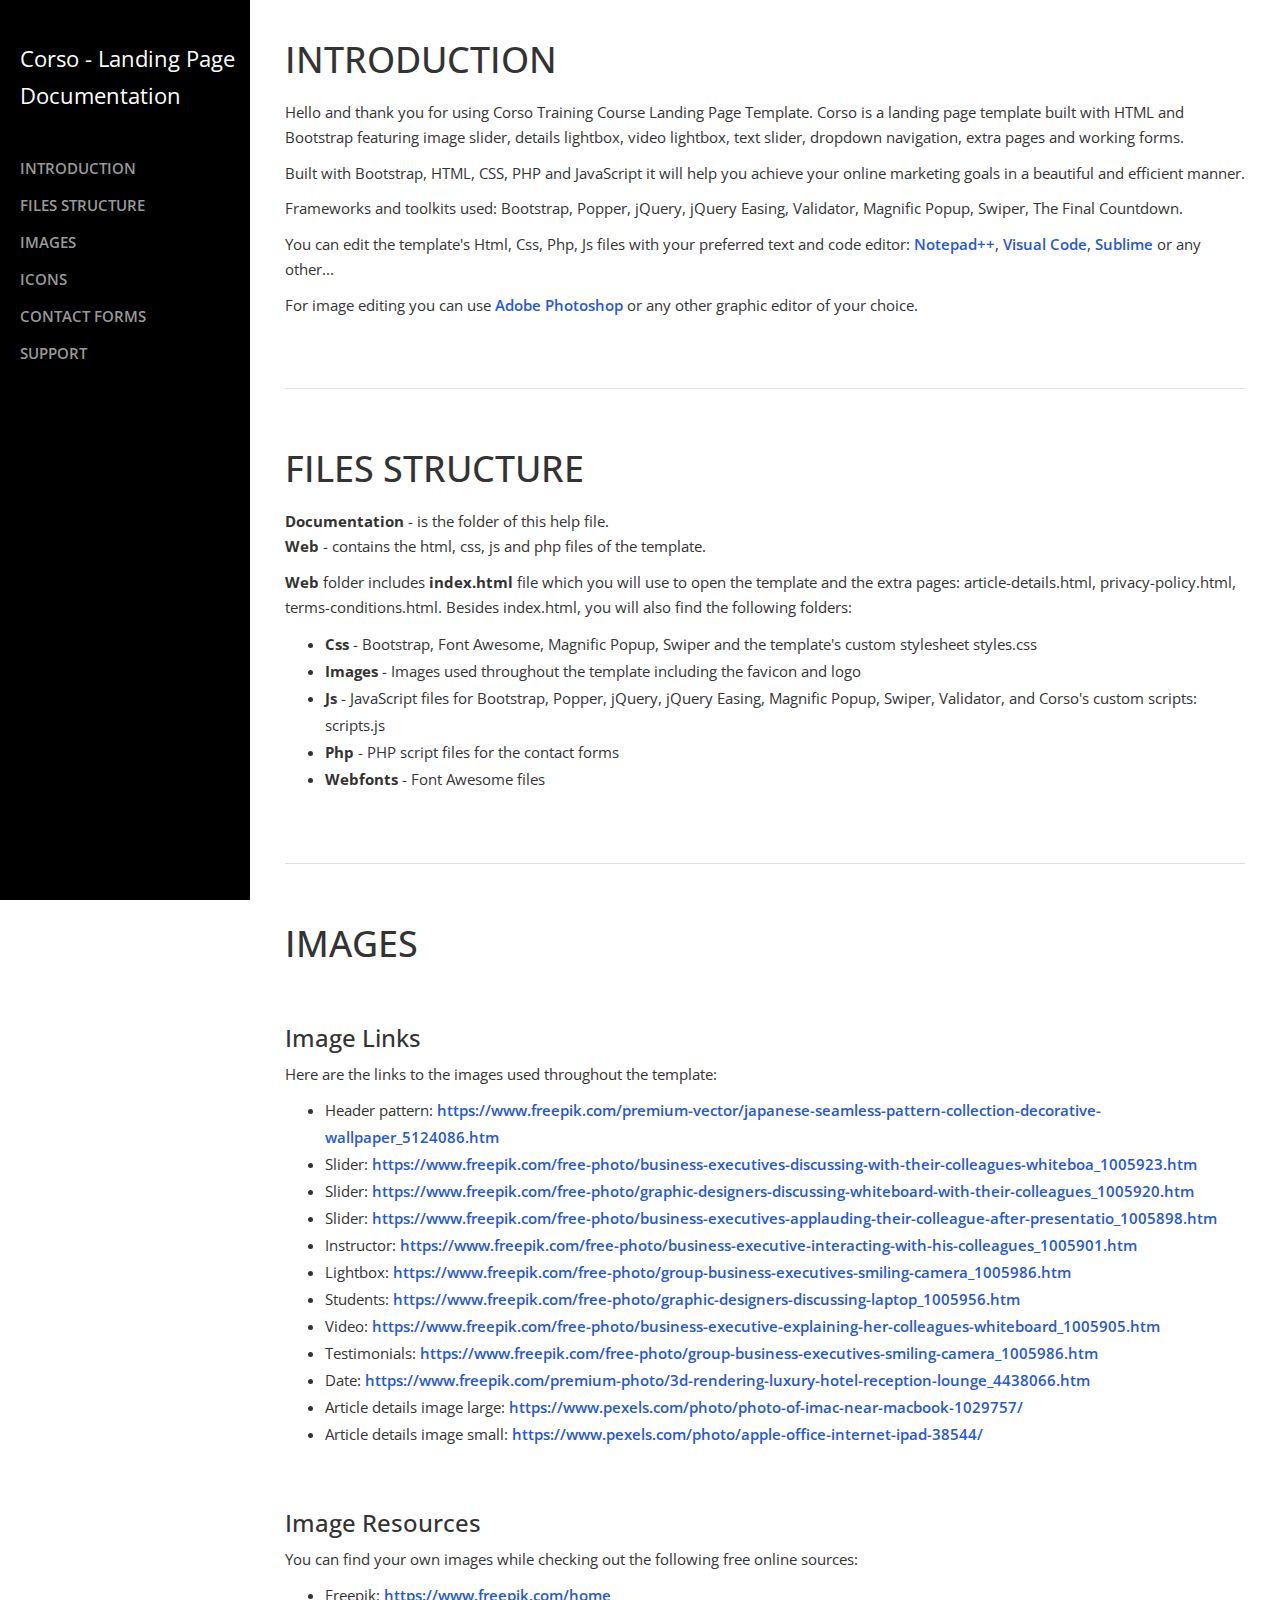
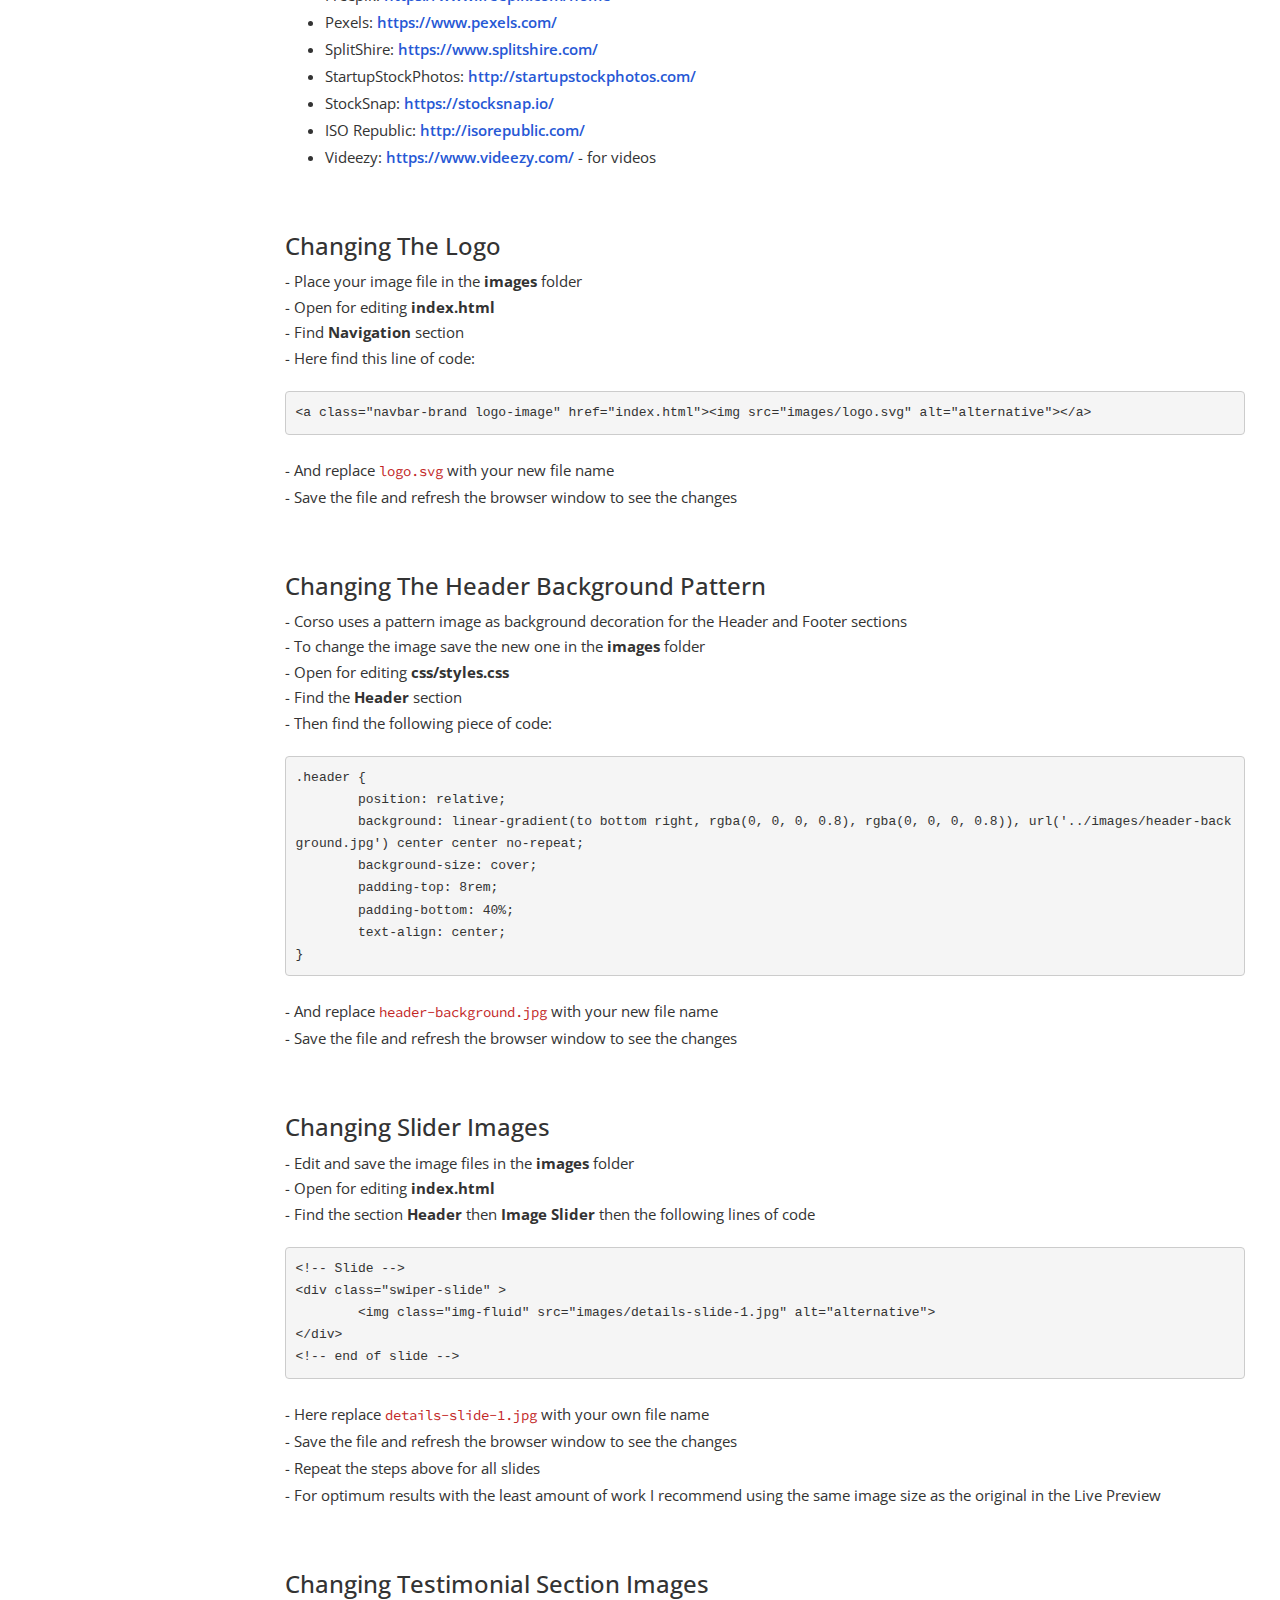
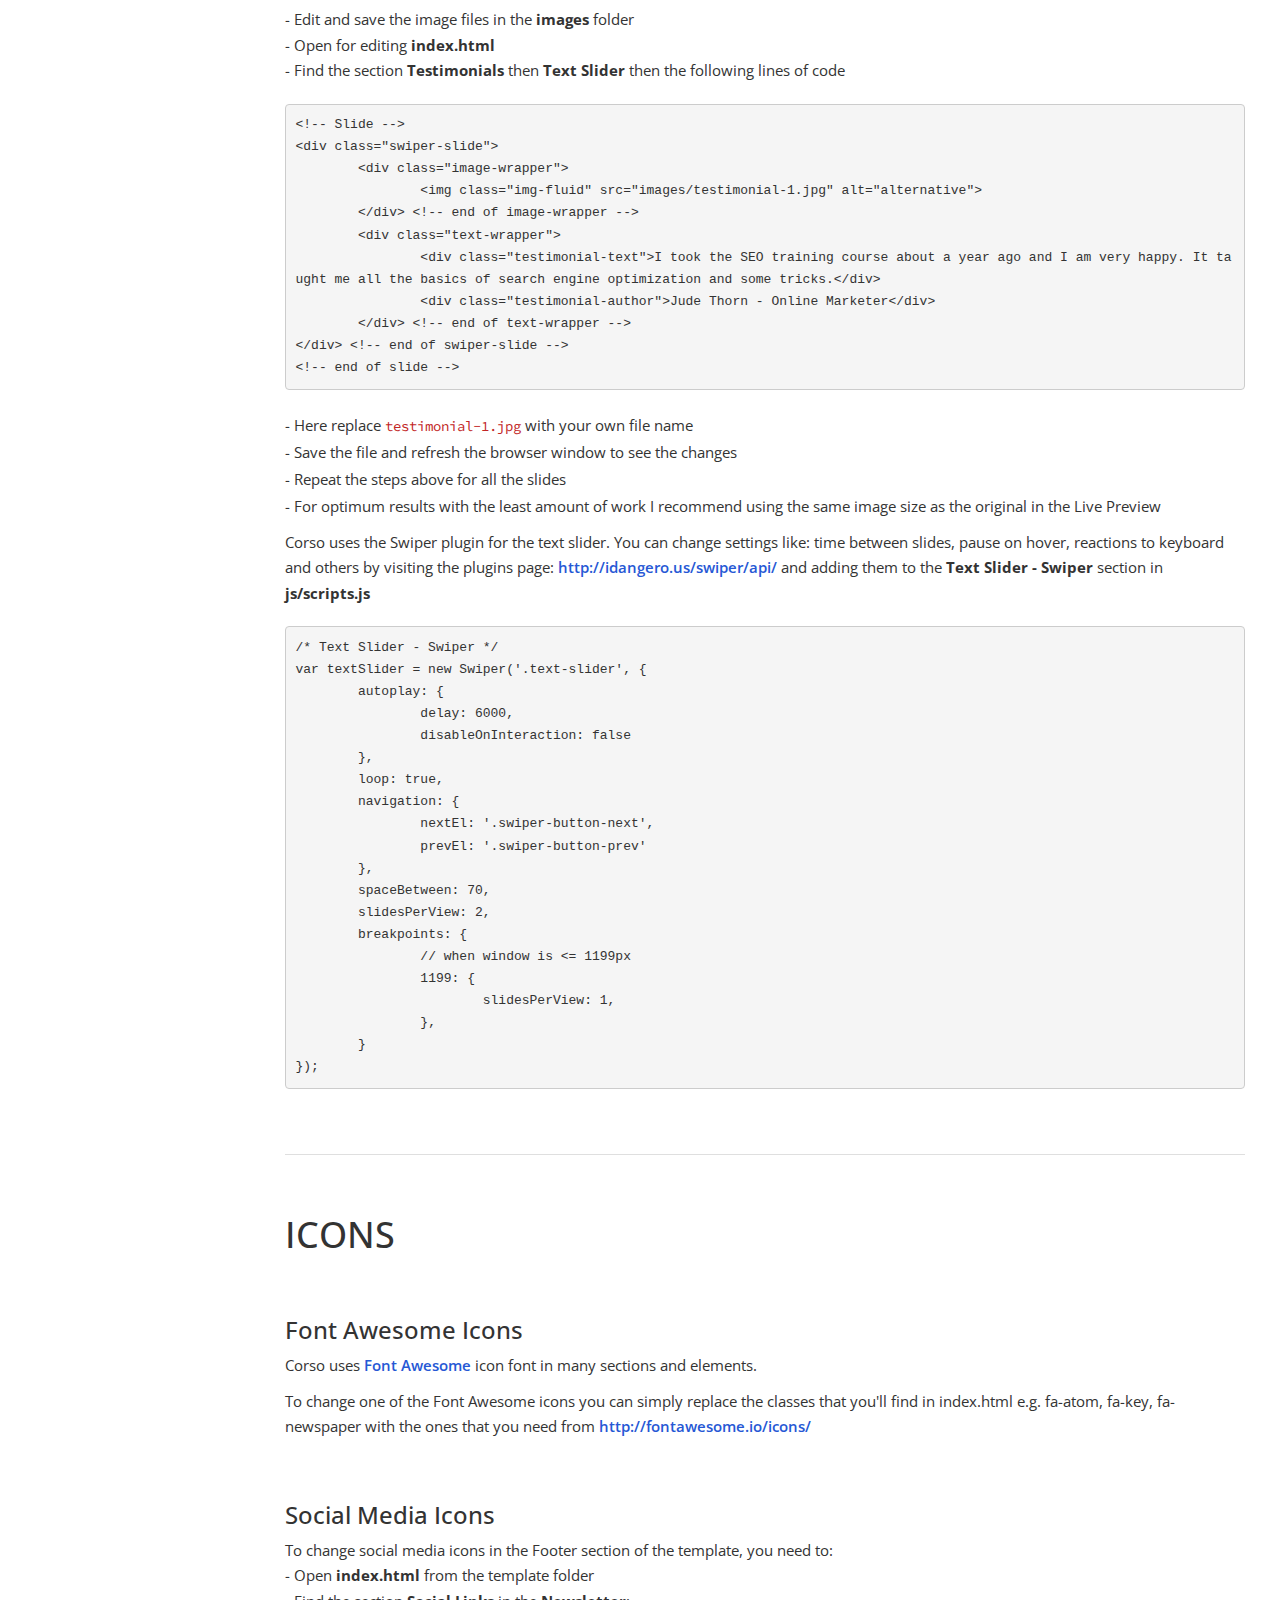
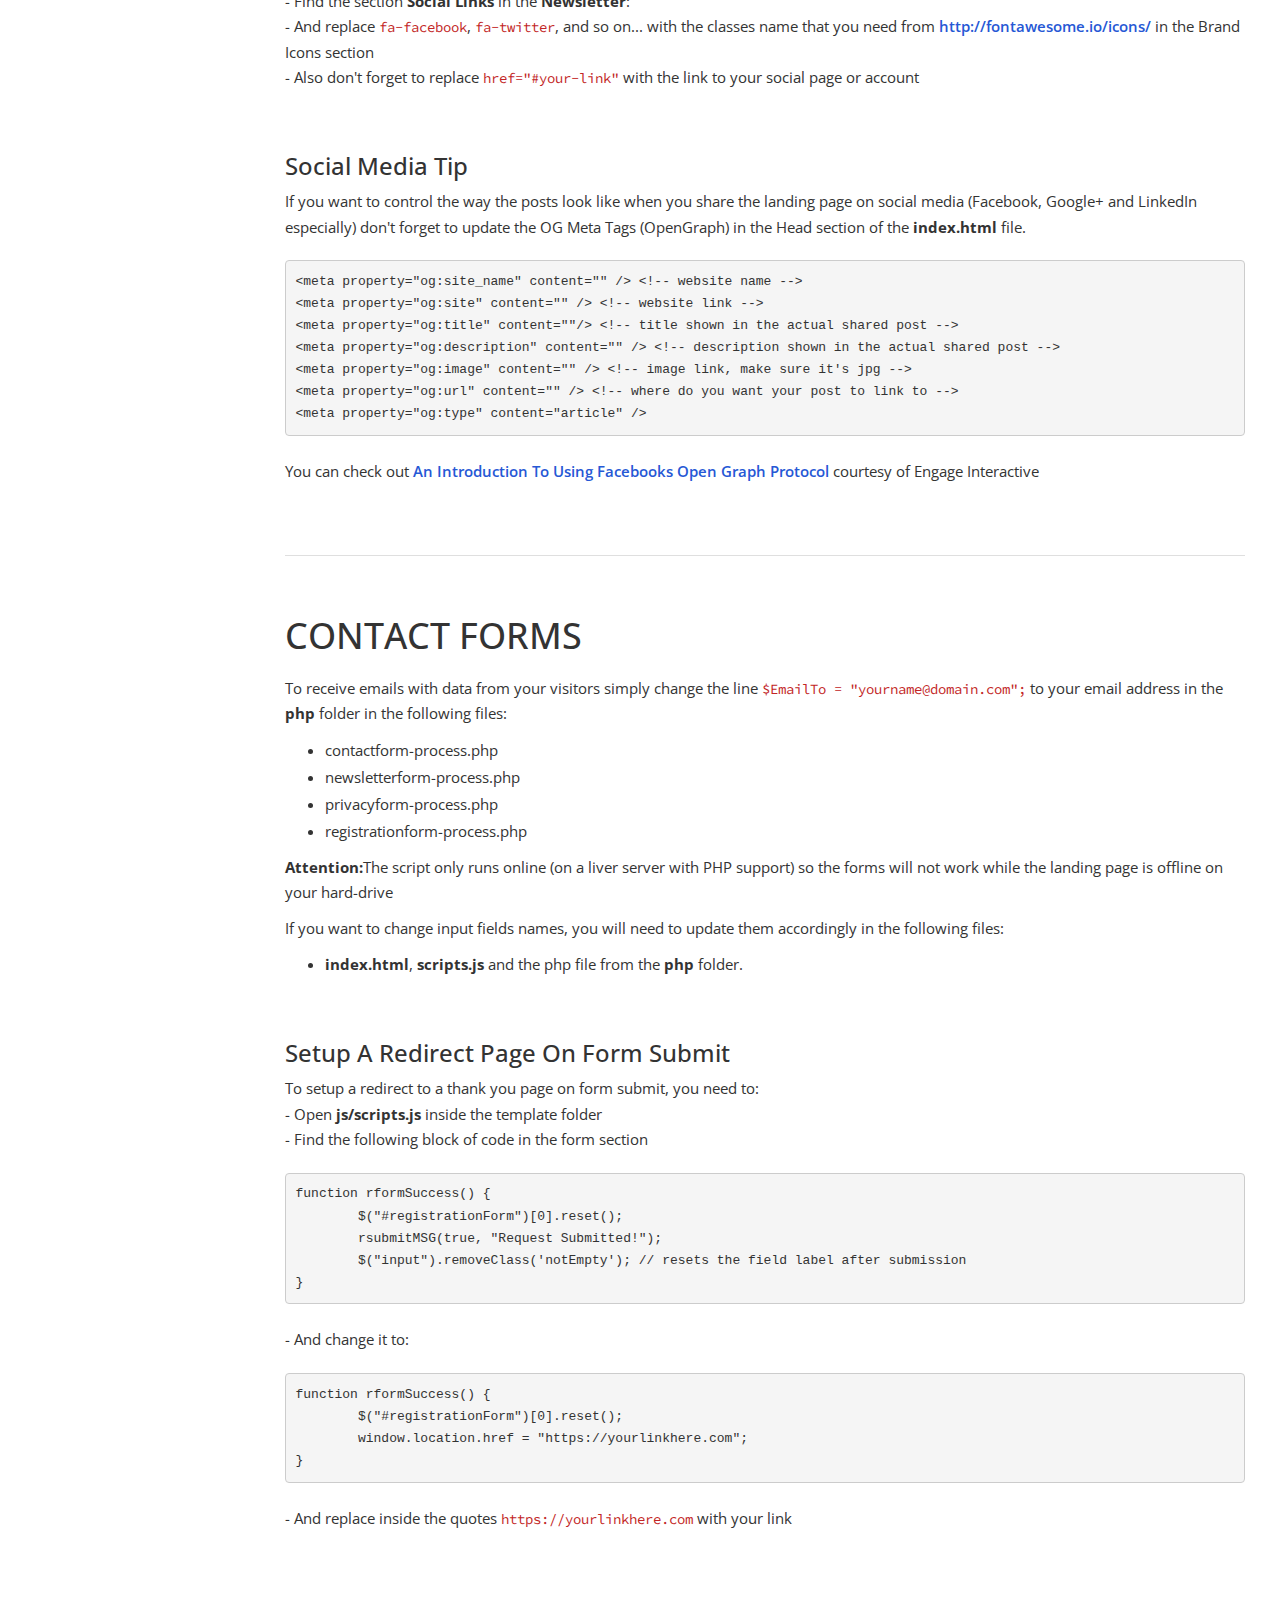
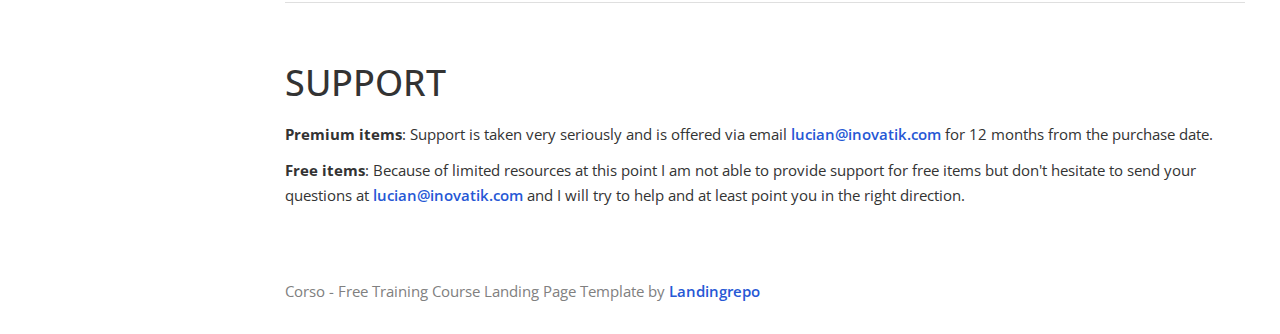
<file: documentation/index.html>
<!DOCTYPE html>
<html lang="en">
<head>

    <meta charset="utf-8">
    <meta http-equiv="X-UA-Compatible" content="IE=edge">
    <meta name="viewport" content="width=device-width, shrink-to-fit=no, initial-scale=1">
    <meta name="description" content="">
    <meta name="author" content="">
    <title>Documentation - Corso Training Course Landing Page Template</title>

    <!-- Styles -->
	<link href="https://fonts.googleapis.com/css?family=Source+Code+Pro:300,400,600" rel="stylesheet">
	<link href="https://fonts.googleapis.com/css?family=Open+Sans:300,400,600" rel="stylesheet">
    <link href="css/bootstrap.min.css" rel="stylesheet">
    <link href="css/styles.css" rel="stylesheet">

    <!-- HTML5 Shim and Respond.js IE8 support of HTML5 elements and media queries -->
    <!-- WARNING: Respond.js doesn't work if you view the page via file:// -->
    <!--[if lt IE 9]>
        <script src="https://oss.maxcdn.com/libs/html5shiv/3.7.0/html5shiv.js"></script>
        <script src="https://oss.maxcdn.com/libs/respond.js/1.4.2/respond.min.js"></script>
    <![endif]-->

</head>
<body>
    <div id="wrapper">

        <!-- Sidebar -->
        <div id="sidebar-wrapper">
			<p>Corso - Landing Page<br> Documentation</p>
            <ul class="sidebar-nav">
                <li class="sidebar-brand">
                </li>
                <li>
                    <a href="#introduction">INTRODUCTION</a>
                </li>
                <li>
                    <a href="#files">FILES STRUCTURE</a>
				</li>
				<li>
                    <a href="#images">IMAGES</a>
                </li>
                <li>
                    <a href="#icons">ICONS</a>
				</li>
				<li>
                    <a href="#forms">CONTACT FORMS</a>
                </li>
				<li>
                    <a href="#support">SUPPORT</a>
                </li>
            </ul>
        </div>
        <!-- end of sidebar wrapper -->


        <!-- Page Content -->
        <div id="page-content-wrapper">
            <div class="container-fluid">
                <div class="row">
                    <div id="introduction" class="col-lg-12">
                        <h1>INTRODUCTION</h1>
                        <p>Hello and thank you for using Corso Training Course Landing Page Template. Corso is a landing page template built with HTML and Bootstrap featuring image slider, details lightbox, video lightbox, text slider, dropdown navigation, extra pages and working forms.</p>
						<p>Built with Bootstrap, HTML, CSS, PHP and JavaScript it will help you achieve your online marketing goals in a beautiful and efficient manner.</p>
						<p>Frameworks and toolkits used: Bootstrap, Popper, jQuery, jQuery Easing, Validator, Magnific Popup, Swiper, The Final Countdown.</p>
						<p>You can edit the template's Html, Css, Php, Js files with your preferred text and code editor: <a href="https://notepad-plus-plus.org/">Notepad++</a>, <a href="https://code.visualstudio.com/">Visual Code</a>, <a href="https://www.sublimetext.com/">Sublime</a> or any other...</p>
						<p>For image editing you can use <a href="http://www.adobe.com/products/photoshop.html">Adobe Photoshop</a> or any other graphic editor of your choice.</p>
					</div> <!-- end of introduction -->
					
					
					<div class="col-lg-12"><hr></div> <!-- gray separator line -->
					
					
					<div id="files" class="col-lg-12">
                        <h1>FILES STRUCTURE</h1>
						<p>
							<b>Documentation</b> - is the folder of this help file.
							<br><b>Web</b> - contains the html, css, js and php files of the template.
						</p>
						<p><b>Web</b> folder includes <b>index.html</b> file which you will use to open the template and the extra pages: article-details.html, privacy-policy.html, terms-conditions.html. Besides index.html, you will also find the following folders:
							<ul>
								<li><b>Css</b> - Bootstrap, Font Awesome, Magnific Popup, Swiper and the template's custom stylesheet styles.css</li>
								<li><b>Images</b> - Images used throughout the template including the favicon and logo</li>
								<li><b>Js</b> - JavaScript files for Bootstrap, Popper, jQuery, jQuery Easing, Magnific Popup, Swiper, Validator, and Corso's custom scripts: scripts.js</li>
								<li><b>Php</b> - PHP script files for the contact forms</li>
								<li><b>Webfonts</b> - Font Awesome files</li>
							</ul>
						</p>
					</div> <!-- end of files structure -->


					<div class="col-lg-12"><hr></div> <!-- gray separator line -->


					<div id="images" class="col-lg-12">
						<h1>IMAGES</h1>
						<h3>Image Links</h3>
						<p>Here are the links to the images used throughout the template:
							<ul>
								<li>Header pattern: <a href="https://www.freepik.com/premium-vector/japanese-seamless-pattern-collection-decorative-wallpaper_5124086.htm">https://www.freepik.com/premium-vector/japanese-seamless-pattern-collection-decorative-wallpaper_5124086.htm</a></li>
								<li>Slider: <a href="https://www.freepik.com/free-photo/business-executives-discussing-with-their-colleagues-whiteboa_1005923.htm">https://www.freepik.com/free-photo/business-executives-discussing-with-their-colleagues-whiteboa_1005923.htm</a></li>
								<li>Slider: <a href="https://www.freepik.com/free-photo/graphic-designers-discussing-whiteboard-with-their-colleagues_1005920.htm">https://www.freepik.com/free-photo/graphic-designers-discussing-whiteboard-with-their-colleagues_1005920.htm</a></li>
								<li>Slider: <a href="https://www.freepik.com/free-photo/business-executives-applauding-their-colleague-after-presentatio_1005898.htm">https://www.freepik.com/free-photo/business-executives-applauding-their-colleague-after-presentatio_1005898.htm</a></li>
								<li>Instructor: <a href="https://www.freepik.com/free-photo/business-executive-interacting-with-his-colleagues_1005901.htm">https://www.freepik.com/free-photo/business-executive-interacting-with-his-colleagues_1005901.htm</a></li>
								<li>Lightbox: <a href="https://www.freepik.com/free-photo/group-business-executives-smiling-camera_1005986.htm">https://www.freepik.com/free-photo/group-business-executives-smiling-camera_1005986.htm</a></li>
								<li>Students: <a href="https://www.freepik.com/free-photo/graphic-designers-discussing-laptop_1005956.htm">https://www.freepik.com/free-photo/graphic-designers-discussing-laptop_1005956.htm</a></li>
								<li>Video: <a href="https://www.freepik.com/free-photo/business-executive-explaining-her-colleagues-whiteboard_1005905.htm">https://www.freepik.com/free-photo/business-executive-explaining-her-colleagues-whiteboard_1005905.htm</a></li>
								<li>Testimonials: <a href="https://www.freepik.com/free-photo/group-business-executives-smiling-camera_1005986.htm">https://www.freepik.com/free-photo/group-business-executives-smiling-camera_1005986.htm</a></li>
								<li>Date: <a href="https://www.freepik.com/premium-photo/3d-rendering-luxury-hotel-reception-lounge_4438066.htm">https://www.freepik.com/premium-photo/3d-rendering-luxury-hotel-reception-lounge_4438066.htm</a></li>
								<li>Article details image large: <a href="https://www.pexels.com/photo/photo-of-imac-near-macbook-1029757/">https://www.pexels.com/photo/photo-of-imac-near-macbook-1029757/</a></li>
								<li>Article details image small: <a href="https://www.pexels.com/photo/apple-office-internet-ipad-38544/">https://www.pexels.com/photo/apple-office-internet-ipad-38544/</a></li>
							</ul>
						</p>
						
						<h3>Image Resources</h3>
						<p>You can find your own images while checking out the following free online sources:
							<ul>
								<li>Freepik: <a href="https://www.pexels.com/">https://www.freepik.com/home</a></li>
								<li>Pexels: <a href="https://www.pexels.com/">https://www.pexels.com/</a></li>
								<li>SplitShire: <a href="https://www.splitshire.com/">https://www.splitshire.com/</a></li>
								<li>StartupStockPhotos: <a href="http://startupstockphotos.com/">http://startupstockphotos.com/</a></li>
								<li>StockSnap: <a href="https://stocksnap.io/">https://stocksnap.io/</a></li>
								<li>ISO Republic: <a href="http://isorepublic.com/">http://isorepublic.com/</a></li>
								<li>Videezy: <a href="https://www.videezy.com/">https://www.videezy.com/</a> - for videos</li>
							</ul>
						</p>

						<h3>Changing The Logo</h3>
						<p>
							- Place your image file in the <b>images</b> folder
							<br>- Open for editing <b>index.html</b>
							<br>- Find <b>Navigation</b> section
							<br>- Here find this line of code:
<pre class="code-format">
&lt;a class=&quot;navbar-brand logo-image&quot; href=&quot;index.html&quot;&gt;&lt;img src=&quot;images/logo.svg&quot; alt=&quot;alternative&quot;&gt;&lt;/a&gt; 
</pre>							
							<br>- And replace <span class="code">logo.svg</span> with your new file name
							<br>- Save the file and refresh the browser window to see the changes
						</p>
						
						<h3>Changing The Header Background Pattern</h3>
						<p>
							- Corso uses a pattern image as background decoration for the Header and Footer sections
							<br>- To change the image save the new one in the <b>images</b> folder
							<br>- Open for editing <b>css/styles.css</b>
							<br>- Find the <b>Header</b> section
							<br>- Then find the following piece of code:
<pre class="code-format">
.header {
	position: relative;
	background: linear-gradient(to bottom right, rgba(0, 0, 0, 0.8), rgba(0, 0, 0, 0.8)), url('../images/header-background.jpg') center center no-repeat;
	background-size: cover;
	padding-top: 8rem;
	padding-bottom: 40%;
	text-align: center;
}
</pre>						
							<br>- And replace <span class="code">header-background.jpg</span> with your new file name
							<br>- Save the file and refresh the browser window to see the changes
						</p>

						<h3>Changing Slider Images</h3>
						<p>
							- Edit and save the image files in the <b>images</b> folder
							<br>- Open for editing <b>index.html</b>
							<br>- Find the section <b>Header</b> then <b>Image Slider</b> then the following lines of code
<pre class="code-format">
&lt;!-- Slide --&gt;
&lt;div class=&quot;swiper-slide&quot; &gt;
	&lt;img class=&quot;img-fluid&quot; src=&quot;images/details-slide-1.jpg&quot; alt=&quot;alternative&quot;&gt;
&lt;/div&gt;
&lt;!-- end of slide --&gt;
</pre>							
							<br>- Here replace <span class="code">details-slide-1.jpg</span> with your own file name
							<br>- Save the file and refresh the browser window to see the changes
							<br>- Repeat the steps above for all slides
							<br>- For optimum results with the least amount of work I recommend using the same image size as the original in the Live Preview
						</p>

						<h3>Changing Testimonial Section Images</h3>
						<p>
							- Edit and save the image files in the <b>images</b> folder
							<br>- Open for editing <b>index.html</b>
							<br>- Find the section <b>Testimonials</b> then <b>Text Slider</b> then the following lines of code
<pre class="code-format">
&lt;!-- Slide --&gt;
&lt;div class=&quot;swiper-slide&quot;&gt;
	&lt;div class=&quot;image-wrapper&quot;&gt;
		&lt;img class=&quot;img-fluid&quot; src=&quot;images/testimonial-1.jpg&quot; alt=&quot;alternative&quot;&gt;
	&lt;/div&gt; &lt;!-- end of image-wrapper --&gt;
	&lt;div class=&quot;text-wrapper&quot;&gt;
		&lt;div class=&quot;testimonial-text&quot;&gt;I took the SEO training course about a year ago and I am very happy. It taught me all the basics of search engine optimization and some tricks.&lt;/div&gt;
		&lt;div class=&quot;testimonial-author&quot;&gt;Jude Thorn - Online Marketer&lt;/div&gt;
	&lt;/div&gt; &lt;!-- end of text-wrapper --&gt;
&lt;/div&gt; &lt;!-- end of swiper-slide --&gt;
&lt;!-- end of slide --&gt;
</pre>							
							<br>- Here replace <span class="code">testimonial-1.jpg</span> with your own file name
							<br>- Save the file and refresh the browser window to see the changes
							<br>- Repeat the steps above for all the slides
							<br>- For optimum results with the least amount of work I recommend using the same image size as the original in the Live Preview
						</p>
						<p>
							Corso uses the Swiper plugin for the text slider. You can change settings like: time between slides, pause on hover, reactions to keyboard and others by visiting the plugins page: <a href="http://idangero.us/swiper/api/">http://idangero.us/swiper/api/</a> and adding them to the <b>Text Slider - Swiper</b> section in <b>js/scripts.js</b>
<pre class="code-format">
/* Text Slider - Swiper */
var textSlider = new Swiper('.text-slider', {
	autoplay: {
		delay: 6000,
		disableOnInteraction: false
	},
	loop: true,
	navigation: {
		nextEl: '.swiper-button-next',
		prevEl: '.swiper-button-prev'
	},
	spaceBetween: 70,
	slidesPerView: 2,
	breakpoints: {
		// when window is <= 1199px
		1199: {
			slidesPerView: 1,
		},
	}
});
</pre>
						</p>
					</div> <!-- end of images -->


					<div class="col-lg-12"><hr></div> <!-- gray separator line -->
					
					
					<div id="icons" class="col-lg-12">
                        <h1>ICONS</h1>
						<h3>Font Awesome Icons</h3>
						<p>Corso uses <a href="http://fontawesome.io/">Font Awesome</a> icon font in many sections and elements.
						<p>To change one of the Font Awesome icons you can simply replace the classes that you'll find in index.html e.g. fa-atom, fa-key, fa-newspaper with the ones that you need from <a href="http://fontawesome.io/icons/">http://fontawesome.io/icons/</a></p>

						<h3>Social Media Icons</h3>
						<p>To change social media icons in the Footer section of the template, you need to: 
							<br>- Open <b>index.html</b> from the template folder
							<br>- Find the section <b>Social Links</b> in the <b>Newsletter</b>:
							<br>- And replace <span class="code">fa-facebook</span>, <span class="code">fa-twitter</span>, and so on... with the classes name that you need from <a href="http://fontawesome.io/icons/">http://fontawesome.io/icons/</a> in the Brand Icons section
							<br>- Also don't forget to replace <span class="code">href="#your-link"</span> with the link to your social page or account
						</p>

						<h3>Social Media Tip</h3>
						<p>If you want to control the way the posts look like when you share the landing page on social media (Facebook, Google+ and LinkedIn especially) don't forget to update the OG Meta Tags (OpenGraph) in the Head section of the <b>index.html</b> file.
<pre class="code-format">
&lt;meta property="og:site_name" content="" /&gt; &lt;!-- website name --&gt;
&lt;meta property="og:site" content="" /&gt; &lt;!-- website link --&gt;
&lt;meta property="og:title" content=""/&gt; &lt;!-- title shown in the actual shared post --&gt;
&lt;meta property="og:description" content="" /&gt; &lt;!-- description shown in the actual shared post --&gt;
&lt;meta property="og:image" content="" /&gt; &lt;!-- image link, make sure it's jpg --&gt;
&lt;meta property="og:url" content="" /&gt; &lt;!-- where do you want your post to link to --&gt;
&lt;meta property="og:type" content="article" /&gt;
</pre>
						<br>You can check out <a href="http://engageinteractive.co.uk/blog/an-introduction-to-using-facebooks-open-graph-protocol">An Introduction To Using Facebooks Open Graph Protocol</a> courtesy of Engage Interactive</p>
                    </div> <!-- end of icons -->
					

					<div class="col-lg-12"><hr></div> <!-- gray separator line -->
					

					<div id="forms" class="col-lg-12">
                        <h1>CONTACT FORMS</h1>
                        <p>To receive emails with data from your visitors simply change the line <span class="code">$EmailTo = "yourname@domain.com";</span> to your email address in the <b>php</b> folder in the following files:</p>
						<ul>
							<li>contactform-process.php</li>
							<li>newsletterform-process.php</li>
							<li>privacyform-process.php</li>
							<li>registrationform-process.php</li>
						</ul>
						<p><b>Attention:</b>The script only runs online (on a liver server with PHP support) so the forms will not work while the landing page is offline on your hard-drive</p>
						<p>If you want to change input fields names, you will need to update them accordingly in the following files:</p>
						<ul>
							<li><b>index.html</b>, <b>scripts.js</b> and the php file from the <b>php</b> folder.</li>
						</ul>

						<h3>Setup A Redirect Page On Form Submit</h3>
						<p>
							To setup a redirect to a thank you page on form submit, you need to: 
							<br>- Open <b>js/scripts.js</b> inside the template folder
							<br>- Find the following block of code in the form section 
<pre class="code-format">
function rformSuccess() {
	$("#registrationForm")[0].reset();
	rsubmitMSG(true, "Request Submitted!");
	$("input").removeClass('notEmpty'); // resets the field label after submission
}
</pre>
							<br>- And change it to:
<pre class="code-format">
function rformSuccess() {
	$("#registrationForm")[0].reset();
	window.location.href = "https://yourlinkhere.com";
}
</pre>
							<br>- And replace inside the quotes <span class="code">https://yourlinkhere.com</span> with your link
						</p>
					</div> <!-- end of contact form and privacy policy form -->
						
					
					<div class="col-lg-12"><hr></div> <!-- gray separator line -->

					
					<div id="support" class="col-lg-12">
						<h1>SUPPORT</h1>
						<p><b>Premium items</b>: Support is taken very seriously and is offered via email <a href="mailto:lucian@inovatik.com">lucian@inovatik.com</a> for 12 months from the purchase date.</p>
						<p><b>Free items</b>: Because of limited resources at this point I am not able to provide support for free items but don't hesitate to send your questions at <a href="mailto:lucian@inovatik.com">lucian@inovatik.com</a> and I will try to help and at least point you in the right direction.</p>
					</div> <!-- end of support -->
										
					<div class="col-lg-12">
						<p class="footer">Corso - Free Training Course Landing Page Template by <a href="https://landingrepo.com">Landingrepo</a></p>
					</div>
                </div>
            </div>
        </div> <!-- end of page content wrapper -->
    </div> <!-- end of wrapper -->
    

    <!-- Scripts Libraries -->
    <script src="js/jquery.js" type="text/javascript"></script>
    <script src="js/bootstrap.min.js" type="text/javascript"></script>

	
	<!-- Custom Scripts -->
    <script>
    <!-- Menu Toggle Script -->
	$("#menu-toggle").click(function(e) {
        e.preventDefault();
        $("#wrapper").toggleClass("toggled");
    });
	
	/* Smooth Scrolling To Anchors  */
		$(function() {
			$('a[href*="#"]:not([data-toggle="tab"])').click(function() {
				if (location.pathname.replace(/^\//,'') == this.pathname.replace(/^\//,'') && location.hostname == this.hostname) {
					var target = $(this.hash);
					target = target.length ? target : $('[name=' + this.hash.slice(1) +']');
					if (target.length) {
						$('html, body').animate({
							scrollTop: target.offset().top
						}, 700);
						return false;
					}
				}
			});
		});
	</script>

</body>
</html>
</file>
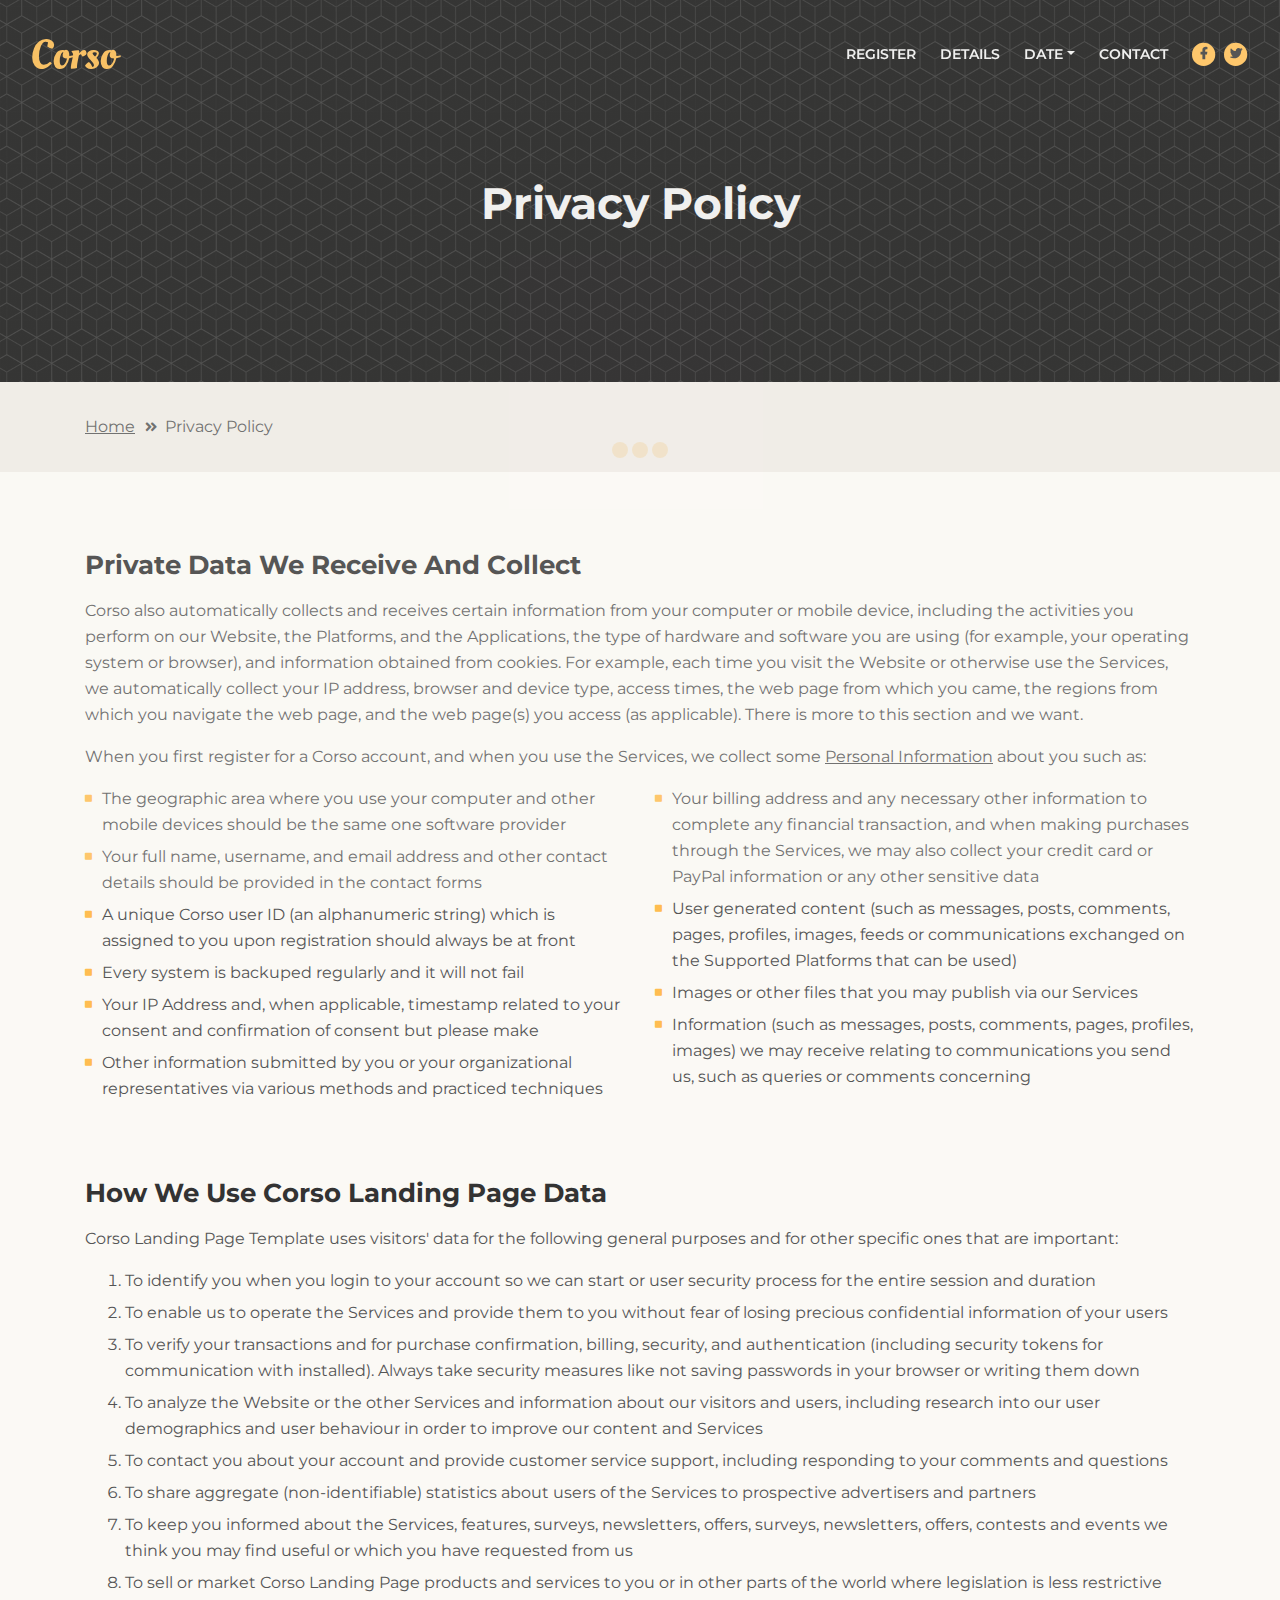
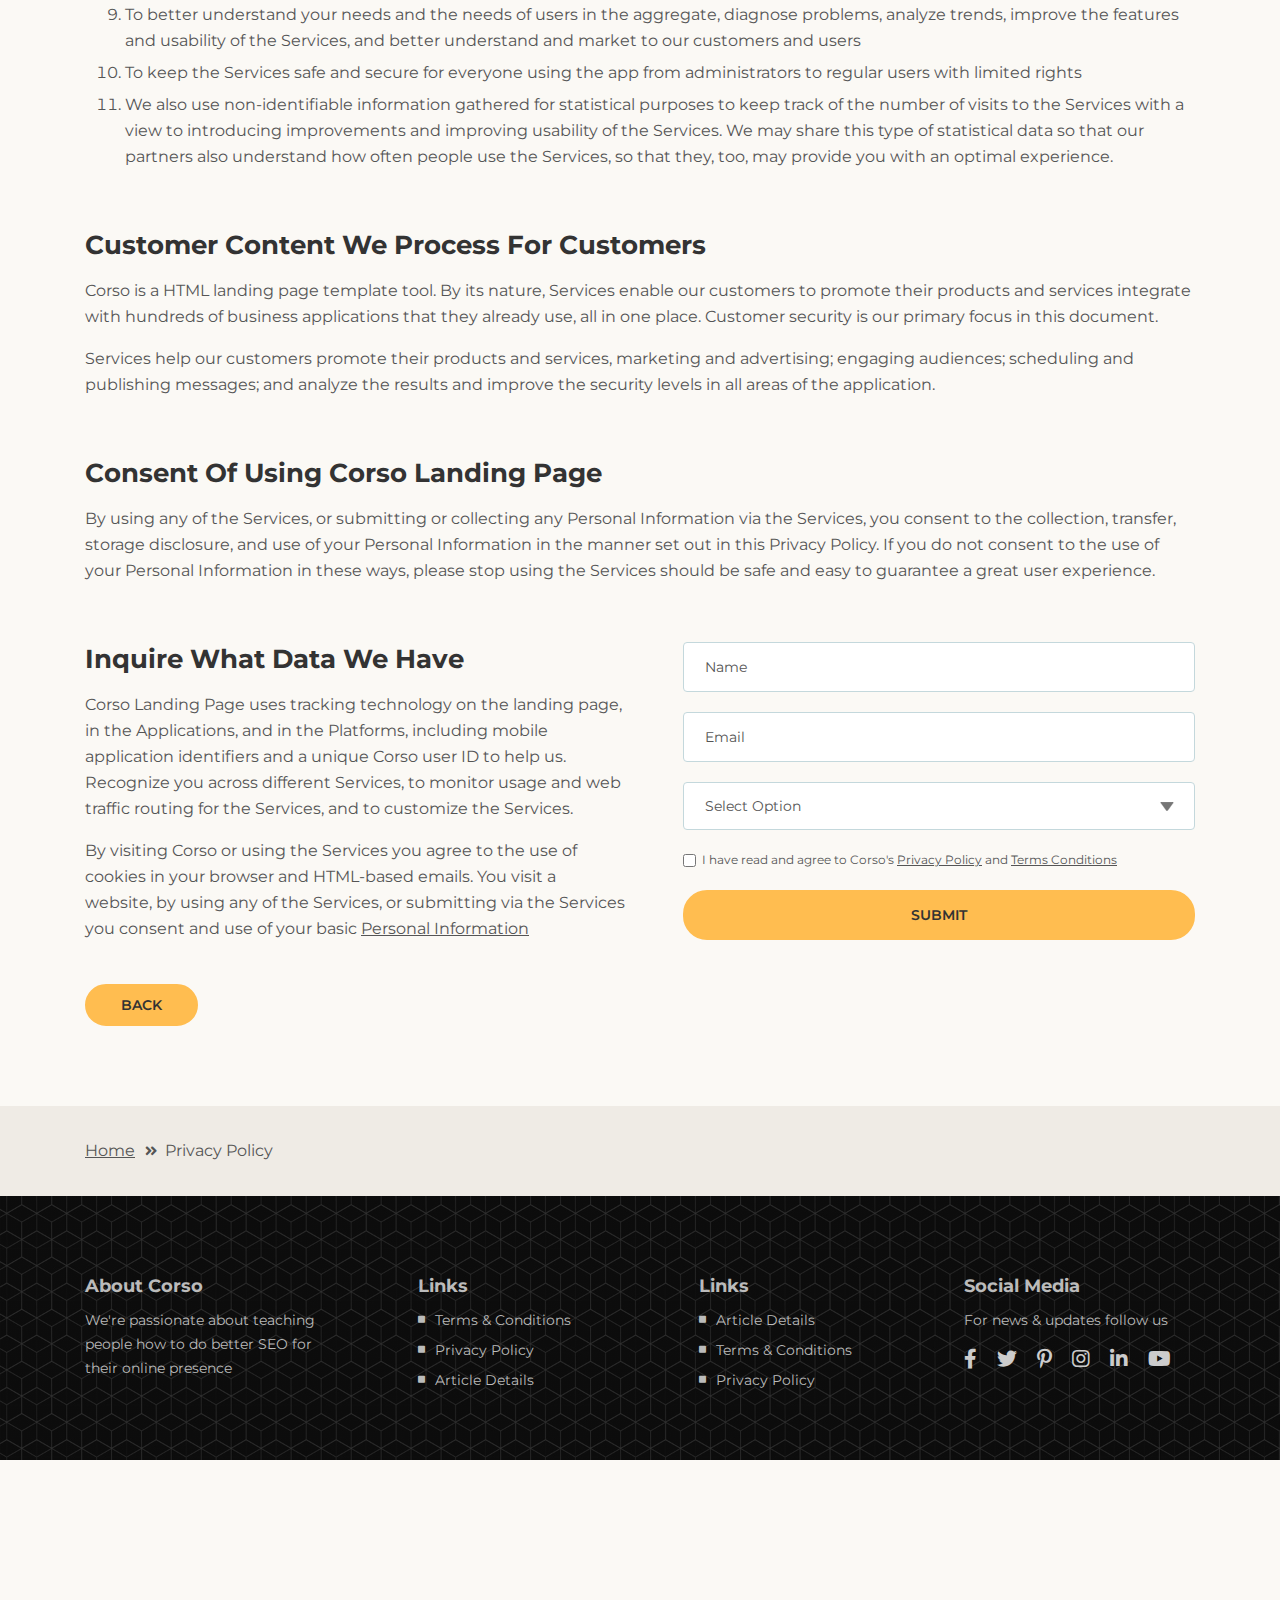
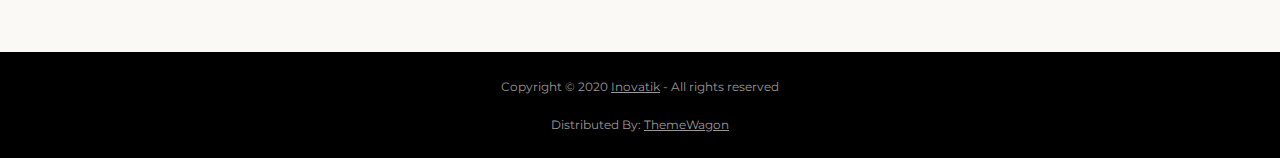
<file: privacy-policy.html>
<!DOCTYPE html>
<html lang="en">
<head>
    <meta charset="utf-8">
    <meta name="viewport" content="width=device-width, initial-scale=1, shrink-to-fit=no">
    
    <!-- SEO Meta Tags -->
    <meta name="description" content="Landing page template built with HTML and Bootstrap 4 for presenting training courses, classes, workshops and for convincing visitors to register using the form.">
    <meta name="author" content="Inovatik">

    <!-- OG Meta Tags to improve the way the post looks when you share the page on LinkedIn, Facebook, Google+ -->
	<meta property="og:site_name" content="" /> <!-- website name -->
	<meta property="og:site" content="" /> <!-- website link -->
	<meta property="og:title" content=""/> <!-- title shown in the actual shared post -->
	<meta property="og:description" content="" /> <!-- description shown in the actual shared post -->
	<meta property="og:image" content="" /> <!-- image link, make sure it's jpg -->
	<meta property="og:url" content="" /> <!-- where do you want your post to link to -->
	<meta property="og:type" content="article" />

    <!-- Website Title -->
    <title>Privacy Policy - Corso</title>
    
    <!-- Styles -->
    <link href="https://fonts.googleapis.com/css?family=Montserrat:400,400i,600,700,700i&display=swap" rel="stylesheet">
    <link href="css/bootstrap.css" rel="stylesheet">
    <link href="css/fontawesome-all.css" rel="stylesheet">
    <link href="css/swiper.css" rel="stylesheet">
	<link href="css/magnific-popup.css" rel="stylesheet">
	<link href="css/styles.css" rel="stylesheet">
	
	<!-- Favicon  -->
    <link rel="icon" href="images/favicon.png">
</head>
<body data-spy="scroll" data-target=".fixed-top">
    
    <!-- Preloader -->
	<div class="spinner-wrapper">
        <div class="spinner">
            <div class="bounce1"></div>
            <div class="bounce2"></div>
            <div class="bounce3"></div>
        </div>
    </div>
    <!-- end of preloader -->
    

    <!-- Navigation -->
    <nav class="navbar navbar-expand-lg navbar-dark navbar-custom fixed-top">

        <!-- Text Logo - Use this if you don't have a graphic logo -->
        <!-- <a class="navbar-brand logo-text page-scroll" href="index.html">Corso</a> -->

        <!-- Image Logo -->
        <a class="navbar-brand logo-image" href="index.html"><img src="images/logo.svg" alt="alternative"></a>
        
        <!-- Mobile Menu Toggle Button -->
        <button class="navbar-toggler" type="button" data-toggle="collapse" data-target="#navbarsExampleDefault" aria-controls="navbarsExampleDefault" aria-expanded="false" aria-label="Toggle navigation">
            <span class="navbar-toggler-awesome fas fa-bars"></span>
            <span class="navbar-toggler-awesome fas fa-times"></span>
        </button>
        <!-- end of mobile menu toggle button -->

        <div class="collapse navbar-collapse" id="navbarsExampleDefault">
            <ul class="navbar-nav ml-auto">
                <li class="nav-item">
                    <a class="nav-link page-scroll" href="index.html#register">REGISTER <span class="sr-only">(current)</span></a>
                </li>
                <li class="nav-item">
                    <a class="nav-link page-scroll" href="index.html#description">DETAILS</a>
                </li>

                <!-- Dropdown Menu -->          
                <li class="nav-item dropdown">
                    <a class="nav-link dropdown-toggle page-scroll" href="index.html#date" id="navbarDropdown" role="button" aria-haspopup="true" aria-expanded="false">DATE</a>
                    <div class="dropdown-menu" aria-labelledby="navbarDropdown">
                        <a class="dropdown-item" href="article-details.html"><span class="item-text">ARTICLE DETAILS</span></a>
                        <div class="dropdown-divider"></div>
                        <a class="dropdown-item" href="terms-conditions.html"><span class="item-text">TERMS CONDITIONS</span></a>
                        <div class="dropdown-divider"></div>
                        <a class="dropdown-item" href="privacy-policy.html"><span class="item-text">PRIVACY POLICY</span></a>
                    </div>
                </li>
                <!-- end of dropdown menu -->

                <li class="nav-item">
                    <a class="nav-link page-scroll" href="index.html#contact">CONTACT</a>
                </li>
            </ul>
            <span class="nav-item social-icons">
                <span class="fa-stack">
                    <a href="#your-link">
                        <i class="fas fa-circle fa-stack-2x"></i>
                        <i class="fab fa-facebook-f fa-stack-1x"></i>
                    </a>
                </span>
                <span class="fa-stack">
                    <a href="#your-link">
                        <i class="fas fa-circle fa-stack-2x"></i>
                        <i class="fab fa-twitter fa-stack-1x"></i>
                    </a>
                </span>
            </span>
        </div>
    </nav> <!-- end of navbar -->
    <!-- end of navigation -->


    <!-- Header -->
    <header id="header" class="ex-header">
        <div class="container">
            <div class="row">
                <div class="col-md-12">
                    <h1 class="white">Privacy Policy</h1>
                </div> <!-- end of col -->
            </div> <!-- end of row -->
        </div> <!-- end of container -->
    </header> <!-- end of ex-header -->
    <!-- end of header -->


    <!-- Breadcrumbs -->
    <div class="ex-basic-1">
        <div class="container">
            <div class="row">
                <div class="col-lg-12">
                    <div class="breadcrumbs">
                        <a href="index.html">Home</a><i class="fa fa-angle-double-right"></i><span>Privacy Policy</span>
                    </div> <!-- end of breadcrumbs -->
                </div> <!-- end of col -->
            </div> <!-- end of row -->
        </div> <!-- end of container -->
    </div> <!-- end of ex-basic-1 -->
    <!-- end of breadcrumbs -->


    <!-- Privacy Content -->
    <div class="ex-basic-2">
        <div class="container">
            <div class="row">
                <div class="col-lg-12">
                    <div class="text-container">
                        <h3>Private Data We Receive And Collect</h3>
                        <p>Corso also automatically collects and receives certain information from your computer or mobile device, including the activities you perform on our Website, the Platforms, and the Applications, the type of hardware and software you are using (for example, your operating system or browser), and information obtained from cookies. For example, each time you visit the Website or otherwise use the Services, we automatically collect your IP address, browser and device type, access times, the web page from which you came, the regions from which you navigate the web page, and the web page(s) you access (as applicable). There is more to this section and we want.</p>
                        <p>When you first register for a Corso account, and when you use the Services, we collect some <a href="#your-link">Personal Information</a> about you such as:</p>
                        <div class="row">
                            <div class="col-md-6">
                                <ul class="list-unstyled li-space-lg">
                                    <li class="media">
                                        <i class="fas fa-square"></i>
                                        <div class="media-body">The geographic area where you use your computer and other mobile devices should be the same one software provider</div>
                                    </li>
                                    <li class="media">
                                        <i class="fas fa-square"></i>
                                        <div class="media-body">Your full name, username, and email address and other contact details should be provided in the contact forms</div>
                                    </li>
                                    <li class="media">
                                        <i class="fas fa-square"></i>
                                        <div class="media-body">A unique Corso user ID (an alphanumeric string) which is assigned to you upon registration should always be at front</div>
                                    </li>
                                    <li class="media">
                                        <i class="fas fa-square"></i>
                                        <div class="media-body">Every system is backuped regularly and it will not fail</div>
                                    </li>
                                    <li class="media">
                                        <i class="fas fa-square"></i>
                                        <div class="media-body">Your IP Address and, when applicable, timestamp related to your consent and confirmation of consent but please make</div>
                                    </li>
                                    <li class="media">
                                        <i class="fas fa-square"></i>
                                        <div class="media-body">Other information submitted by you or your organizational representatives via various methods and practiced techniques</div>
                                    </li>
                                </ul>
                            </div> <!-- end of col -->

                            <div class="col-md-6">
                                <ul class="list-unstyled li-space-lg">
                                    <li class="media">
                                        <i class="fas fa-square"></i>
                                        <div class="media-body">Your billing address and any necessary other information to complete any financial transaction, and when making purchases through the Services, we may also collect your credit card or PayPal information or any other sensitive data</div>
                                    </li>
                                    <li class="media">
                                        <i class="fas fa-square"></i>
                                        <div class="media-body">User generated content (such as messages, posts, comments, pages, profiles, images, feeds or communications exchanged on the Supported Platforms that can be used)</div>
                                    </li>
                                    <li class="media">
                                        <i class="fas fa-square"></i>
                                        <div class="media-body">Images or other files that you may publish via our Services</div>
                                    </li>
                                    <li class="media">
                                        <i class="fas fa-square"></i>
                                        <div class="media-body">Information (such as messages, posts, comments, pages, profiles, images) we may receive relating to communications you send us, such as queries or comments concerning</div>
                                    </li>
                                </ul>
                            </div> <!-- end of col -->
                        </div> <!-- end of row -->
                    </div> <!-- end of text-container-->
                    
                    <div class="text-container">
                        <h3>How We Use Corso Landing Page Data</h3>
                        <p>Corso Landing Page Template uses visitors' data for the following general purposes and for other specific ones that are important:</p>
                        <ol class="li-space-lg">
                            <li>To identify you when you login to your account so we can start or user security process for the entire session and duration</li>
                            <li>To enable us to operate the Services and provide them to you without fear of losing precious confidential information of your users</li>
                            <li>To verify your transactions and for purchase confirmation, billing, security, and authentication (including security tokens for communication with installed). Always take security measures like not saving passwords in your browser or writing them down</li>
                            <li>To analyze the Website or the other Services and information about our visitors and users, including research into our user demographics and user behaviour in order to improve our content and Services</li>
                            <li>To contact you about your account and provide customer service support, including responding to your comments and questions</li>
                            <li>To share aggregate (non-identifiable) statistics about users of the Services to prospective advertisers and partners</li>
                            <li>To keep you informed about the Services, features, surveys, newsletters, offers, surveys, newsletters, offers, contests and events we think you may find useful or which you have requested from us</li>
                            <li>To sell or market Corso Landing Page products and services to you or in other parts of the world where legislation is less restrictive</li>
                            <li>To better understand your needs and the needs of users in the aggregate, diagnose problems, analyze trends, improve the features and usability of the Services, and better understand and market to our customers and users</li>
                            <li>To keep the Services safe and secure for everyone using the app from administrators to regular users with limited rights</li>
                            <li>We also use non-identifiable information gathered for statistical purposes to keep track of the number of visits to the Services with a view to introducing improvements and improving usability of the Services. We may share this type of statistical data so that our partners also understand how often people use the Services, so that they, too, may provide you with an optimal experience.</li>
                        </ol>
                    </div> <!-- end of text-container -->

                    <div class="text-container">
                        <h3>Customer Content We Process For Customers</h3>
                        <p>Corso is a HTML landing page template tool. By its nature, Services enable our customers to promote their products and services integrate with hundreds of business applications that they already use, all in one place. Customer security is our primary focus in this document.</p>
                        <p>Services help our customers promote their products and services, marketing and advertising; engaging audiences; scheduling and publishing messages; and analyze the results and improve the security levels in all areas of the application.</p>
                    </div> <!-- end of text container -->

                    <div class="text-container">
                        <h3>Consent Of Using Corso Landing Page</h3>
					    <p>By using any of the Services, or submitting or collecting any Personal Information via the Services, you consent to the collection, transfer, storage disclosure, and use of your Personal Information in the manner set out in this Privacy Policy. If you do not consent to the use of your Personal Information in these ways, please stop using the Services should be safe and easy to guarantee a great user experience.</p>
                    </div> <!-- end of text-container -->
                                       
                    <div class="row">
                        <div class="col-md-6">
                            <div class="text-container last">
                                <h3>Inquire What Data We Have</h3>
                                <p>Corso Landing Page uses tracking technology on the landing page, in the Applications, and in the Platforms, including mobile application identifiers and a unique Corso user ID to help us. Recognize you across different Services, to monitor usage and web traffic routing for the Services, and to customize the Services.</p>
                                <p>By visiting Corso or using the Services you agree to the use of cookies in your browser and HTML-based emails. You visit a website, by using any of the Services, or submitting via the Services you consent and use of your basic <a href="#your-link">Personal Information</a></p>
                            </div> <!-- end of text container -->
                        </div> <!-- end of col-->
                        <div class="col-md-6">

                            <!-- Privacy Form -->
                            <div class="form-container">
                                <form id="privacyForm" data-toggle="validator" data-focus="false">
                                    <div class="form-group">
                                        <input type="text" class="form-control-input" id="pname" required>
                                        <label class="label-control" for="pname">Name</label>
                                        <div class="help-block with-errors"></div>
                                    </div>
                                    <div class="form-group">
                                        <input type="email" class="form-control-input" id="pemail" required>
                                        <label class="label-control" for="pemail">Email</label>
                                        <div class="help-block with-errors"></div>
                                    </div>
                                    <div class="form-group">
                                        <select class="form-control-select" id="pselect" required>
                                            <option class="select-option" value="" disabled selected>Select Option</option>
                                            <option class="select-option" value="Delete data">Delete my data</option>
                                            <option class="select-option" value="Show me data">Show me my data</option>
                                        </select>
                                        <div class="help-block with-errors"></div>
                                    </div>
                                    <div class="form-group checkbox">
                                        <input type="checkbox" id="pterms" value="Agreed-to-Terms" required>I have read and agree to Corso's <a href="privacy-policy.html">Privacy Policy</a> and <a href="terms-conditions.html">Terms Conditions</a>
                                        <div class="help-block with-errors"></div>
                                    </div>
                                    <div class="form-group">
                                        <button type="submit" class="form-control-submit-button">SUBMIT</button>
                                    </div>
                                    <div class="form-message">
                                        <div id="pmsgSubmit" class="h3 text-center hidden"></div>
                                    </div>
                                </form>
                            </div> <!-- end of form container -->
                            <!-- end of privacy form -->

                        </div> <!-- end of col--> 
                    </div> <!-- end of row -->
                    <a class="btn-solid-reg" href="index.html">BACK</a>
                </div> <!-- end of col-->
            </div> <!-- end of row -->
        </div> <!-- end of container -->
    </div> <!-- end of ex-basic-2 -->
    <!-- end of privacy content -->


    <!-- Breadcrumbs -->
    <div class="ex-basic-1">
        <div class="container">
            <div class="row">
                <div class="col-lg-12">
                    <div class="breadcrumbs">
                        <a href="index.html">Home</a><i class="fa fa-angle-double-right"></i><span>Privacy Policy</span>
                    </div> <!-- end of breadcrumbs -->
                </div> <!-- end of col -->
            </div> <!-- end of row -->
        </div> <!-- end of container -->
    </div> <!-- end of ex-basic-1 -->
    <!-- end of breadcrumbs -->

    
    <!-- Footer -->
    <div class="footer">
        <div class="container">
            <div class="row">
                <div class="col-md-3">
                    <div class="footer-col first">
                        <h5>About Corso</h5>
                        <p class="p-small">We're passionate about teaching people how to do better SEO for their online presence</p>
                    </div>
                </div> <!-- end of col -->
                <div class="col-md-3">
                    <div class="footer-col second">
                        <h5>Links</h5>
                        <ul class="list-unstyled li-space-lg p-small">
                            <li class="media">
                                <i class="fas fa-square"></i>
                                <div class="media-body"><a href="terms-conditions.html">Terms & Conditions</a></div>
                            </li>
                            <li class="media">
                                <i class="fas fa-square"></i>
                                <div class="media-body"><a href="privacy-policy.html">Privacy Policy</a></div>
                            </li>
                            <li class="media">
                                <i class="fas fa-square"></i>
                                <div class="media-body"><a href="article-details.html">Article Details</a></div>
                            </li>
                        </ul>
                    </div>
                </div> <!-- end of col -->
                <div class="col-md-3">
                    <div class="footer-col third">
                        <h5>Links</h5>
                        <ul class="list-unstyled li-space-lg p-small">
                            <li class="media">
                                <i class="fas fa-square"></i>
                                <div class="media-body"><a href="article-details.html">Article Details</a></div>
                            </li>
                            <li class="media">
                                <i class="fas fa-square"></i>
                                <div class="media-body"><a href="terms-conditions.html">Terms & Conditions</a></div>
                            </li>
                            <li class="media">
                                <i class="fas fa-square"></i>
                                <div class="media-body"><a href="privacy-policy.html">Privacy Policy</a></div>
                            </li>
                        </ul>
                    </div>
                </div> <!-- end of col -->
                <div class="col-md-3">
                    <div class="footer-col fourth">
                        <h5>Social Media</h5>
                        <p class="p-small">For news & updates follow us</p>
                        <a href="#your-link">
                            <i class="fab fa-facebook-f"></i>
                        </a>
                        <a href="#your-link">
                            <i class="fab fa-twitter"></i>
                        </a>
                        <a href="#your-link">
                            <i class="fab fa-pinterest-p"></i>
                        </a>
                        <a href="#your-link">
                            <i class="fab fa-instagram"></i>
                        </a>
                        <a href="#your-link">
                            <i class="fab fa-linkedin-in"></i>
                        </a>
                        <a href="#your-link">
                            <i class="fab fa-youtube"></i>
                        </a>
                    </div> 
                </div> <!-- end of col -->
            </div> <!-- end of row -->
        </div> <!-- end of container -->
    </div> <!-- end of footer -->  
    <!-- end of footer -->


    <!-- Copyright -->
    <div class="copyright">
        <div class="container">
            <div class="row">
                <div class="col-lg-12">
                    <p class="p-small">Copyright © 2020 <a href="https://inovatik.com">Inovatik</a> - All rights reserved</p>
                    <p class="p-small">Distributed By: <a href="https://themewagon.com" target="_blank">ThemeWagon</a></p>
                </div> <!-- end of col -->
            </div> <!-- enf of row -->
        </div> <!-- end of container -->
    </div> <!-- end of copyright --> 
    <!-- end of copyright -->
    
    	
    <!-- Scripts -->
    <script src="js/jquery.min.js"></script> <!-- jQuery for Bootstrap's JavaScript plugins -->
    <script src="js/popper.min.js"></script> <!-- Popper tooltip library for Bootstrap -->
    <script src="js/bootstrap.min.js"></script> <!-- Bootstrap framework -->
    <script src="js/jquery.easing.min.js"></script> <!-- jQuery Easing for smooth scrolling between anchors -->
    <script src="js/jquery.countdown.min.js"></script> <!-- The Final Countdown plugin for jQuery -->
    <script src="js/swiper.min.js"></script> <!-- Swiper for image and text sliders -->
    <script src="js/jquery.magnific-popup.js"></script> <!-- Magnific Popup for lightboxes -->
    <script src="js/validator.min.js"></script> <!-- Validator.js - Bootstrap plugin that validates forms -->
    <script src="js/scripts.js"></script> <!-- Custom scripts -->
</body>
</html>
</file>
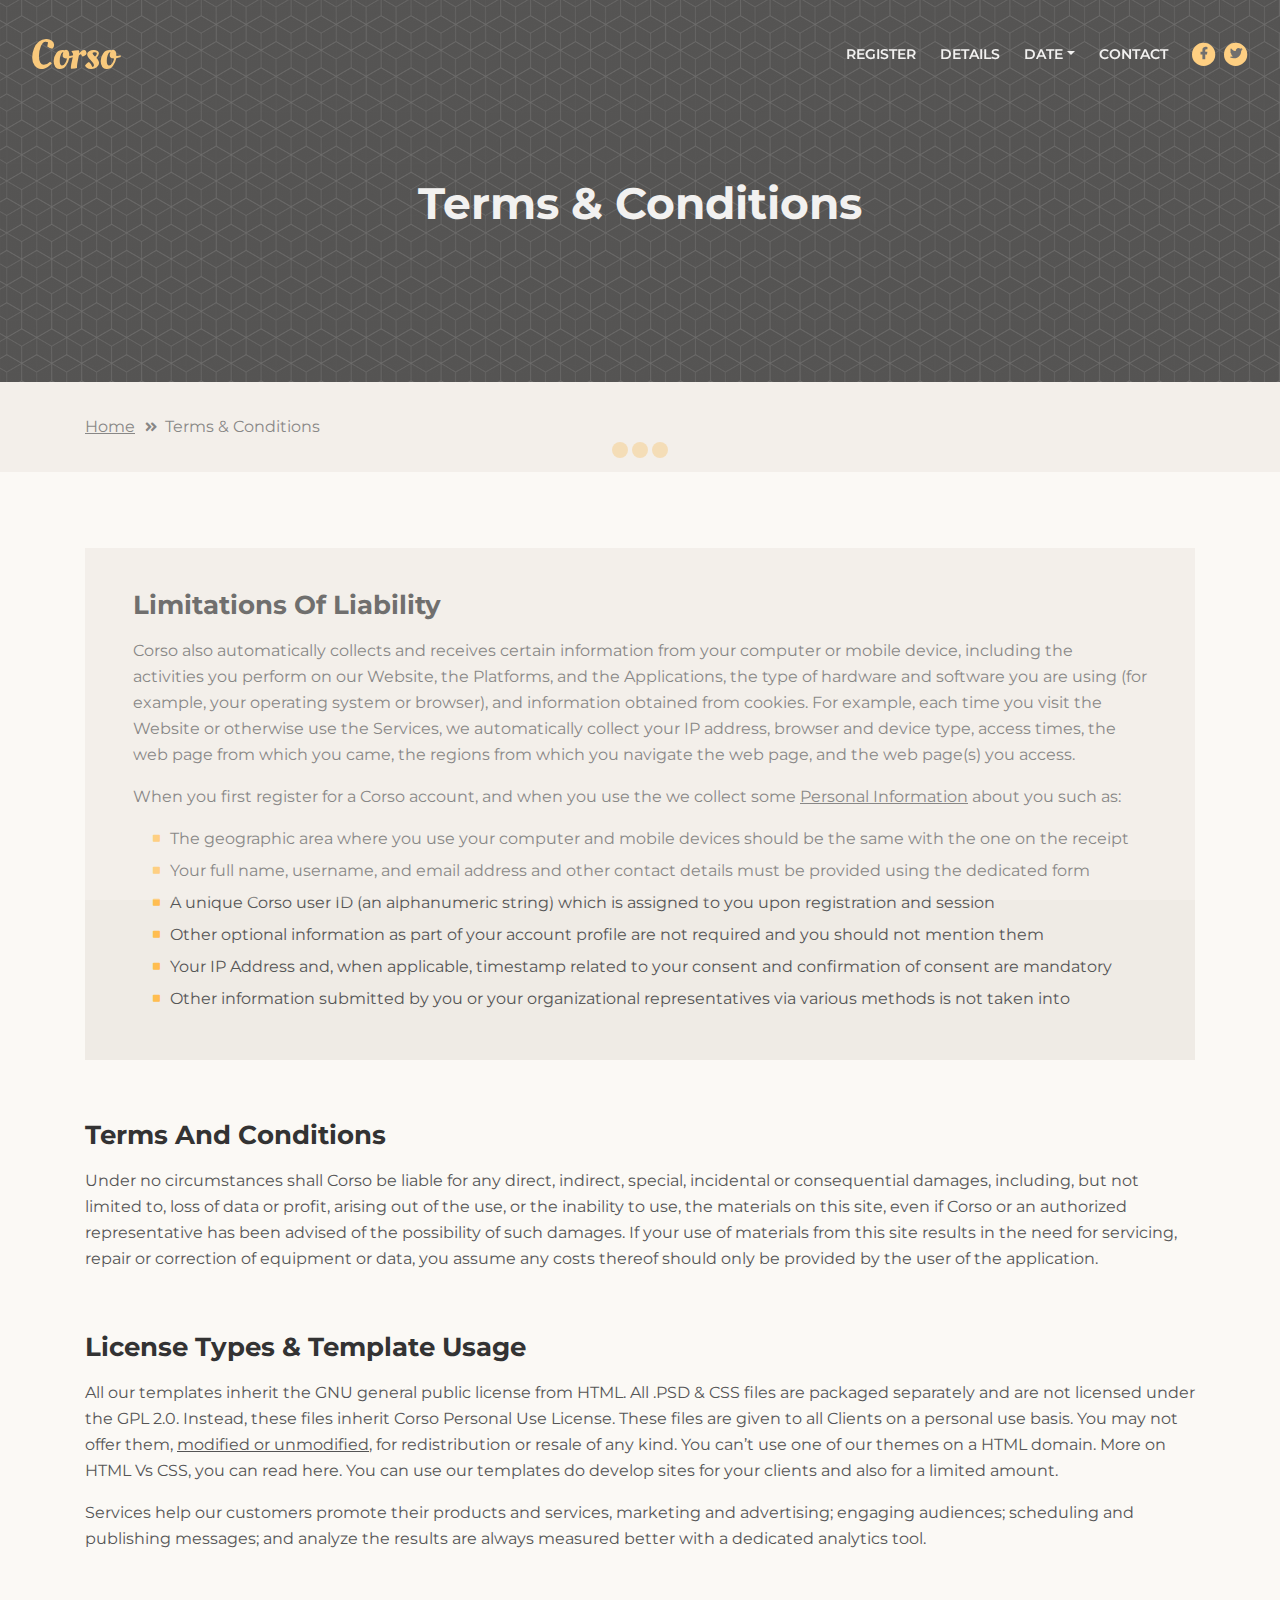
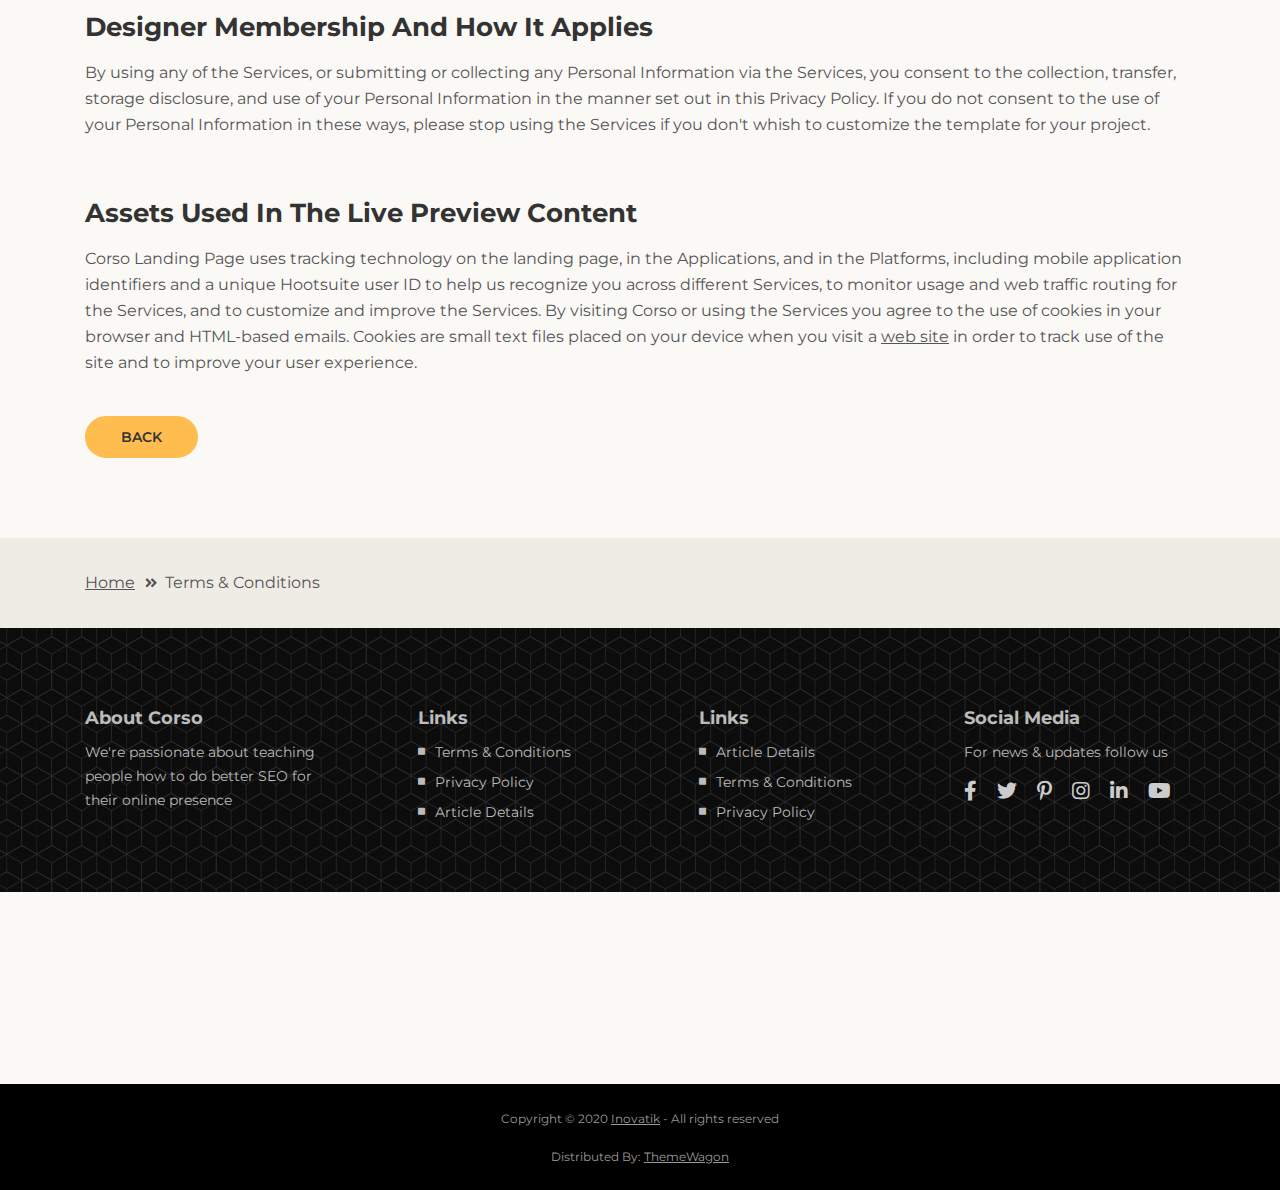
<file: terms-conditions.html>
<!DOCTYPE html>
<html lang="en">
<head>
    <meta charset="utf-8">
    <meta name="viewport" content="width=device-width, initial-scale=1, shrink-to-fit=no">
    
    <!-- SEO Meta Tags -->
    <meta name="description" content="Landing page template built with HTML and Bootstrap 4 for presenting training courses, classes, workshops and for convincing visitors to register using the form.">
    <meta name="author" content="Inovatik">

    <!-- OG Meta Tags to improve the way the post looks when you share the page on LinkedIn, Facebook, Google+ -->
	<meta property="og:site_name" content="" /> <!-- website name -->
	<meta property="og:site" content="" /> <!-- website link -->
	<meta property="og:title" content=""/> <!-- title shown in the actual shared post -->
	<meta property="og:description" content="" /> <!-- description shown in the actual shared post -->
	<meta property="og:image" content="" /> <!-- image link, make sure it's jpg -->
	<meta property="og:url" content="" /> <!-- where do you want your post to link to -->
	<meta property="og:type" content="article" />

    <!-- Website Title -->
    <title>Terms Conditions - Corso</title>
    
    <!-- Styles -->
    <link href="https://fonts.googleapis.com/css?family=Montserrat:400,400i,600,700,700i&display=swap" rel="stylesheet">
    <link href="css/bootstrap.css" rel="stylesheet">
    <link href="css/fontawesome-all.css" rel="stylesheet">
    <link href="css/swiper.css" rel="stylesheet">
	<link href="css/magnific-popup.css" rel="stylesheet">
	<link href="css/styles.css" rel="stylesheet">
	
	<!-- Favicon  -->
    <link rel="icon" href="images/favicon.png">
</head>
<body data-spy="scroll" data-target=".fixed-top">
    
    <!-- Preloader -->
	<div class="spinner-wrapper">
        <div class="spinner">
            <div class="bounce1"></div>
            <div class="bounce2"></div>
            <div class="bounce3"></div>
        </div>
    </div>
    <!-- end of preloader -->
    

    <!-- Navigation -->
    <nav class="navbar navbar-expand-lg navbar-dark navbar-custom fixed-top">

        <!-- Text Logo - Use this if you don't have a graphic logo -->
        <!-- <a class="navbar-brand logo-text page-scroll" href="index.html">Corso</a> -->

        <!-- Image Logo -->
        <a class="navbar-brand logo-image" href="index.html"><img src="images/logo.svg" alt="alternative"></a>
        
        <!-- Mobile Menu Toggle Button -->
        <button class="navbar-toggler" type="button" data-toggle="collapse" data-target="#navbarsExampleDefault" aria-controls="navbarsExampleDefault" aria-expanded="false" aria-label="Toggle navigation">
            <span class="navbar-toggler-awesome fas fa-bars"></span>
            <span class="navbar-toggler-awesome fas fa-times"></span>
        </button>
        <!-- end of mobile menu toggle button -->

        <div class="collapse navbar-collapse" id="navbarsExampleDefault">
            <ul class="navbar-nav ml-auto">
                <li class="nav-item">
                    <a class="nav-link page-scroll" href="index.html#register">REGISTER <span class="sr-only">(current)</span></a>
                </li>
                <li class="nav-item">
                    <a class="nav-link page-scroll" href="index.html#description">DETAILS</a>
                </li>

                <!-- Dropdown Menu -->          
                <li class="nav-item dropdown">
                    <a class="nav-link dropdown-toggle page-scroll" href="index.html#date" id="navbarDropdown" role="button" aria-haspopup="true" aria-expanded="false">DATE</a>
                    <div class="dropdown-menu" aria-labelledby="navbarDropdown">
                        <a class="dropdown-item" href="article-details.html"><span class="item-text">ARTICLE DETAILS</span></a>
                        <div class="dropdown-divider"></div>
                        <a class="dropdown-item" href="terms-conditions.html"><span class="item-text">TERMS CONDITIONS</span></a>
                        <div class="dropdown-divider"></div>
                        <a class="dropdown-item" href="privacy-policy.html"><span class="item-text">PRIVACY POLICY</span></a>
                    </div>
                </li>
                <!-- end of dropdown menu -->

                <li class="nav-item">
                    <a class="nav-link page-scroll" href="index.html#contact">CONTACT</a>
                </li>
            </ul>
            <span class="nav-item social-icons">
                <span class="fa-stack">
                    <a href="#your-link">
                        <i class="fas fa-circle fa-stack-2x"></i>
                        <i class="fab fa-facebook-f fa-stack-1x"></i>
                    </a>
                </span>
                <span class="fa-stack">
                    <a href="#your-link">
                        <i class="fas fa-circle fa-stack-2x"></i>
                        <i class="fab fa-twitter fa-stack-1x"></i>
                    </a>
                </span>
            </span>
        </div>
    </nav> <!-- end of navbar -->
    <!-- end of navigation -->


    <!-- Header -->
    <header id="header" class="ex-header">
        <div class="container">
            <div class="row">
                <div class="col-lg-12">
                    <h1 class="white">Terms & Conditions</h1>
                </div> <!-- end of col -->
            </div> <!-- end of row -->
        </div> <!-- end of container -->
    </header> <!-- end of ex-header -->
    <!-- end of header -->


    <!-- Breadcrumbs -->
    <div class="ex-basic-1">
        <div class="container">
            <div class="row">
                <div class="col-lg-12">
                    <div class="breadcrumbs">
                        <a href="index.html">Home</a><i class="fa fa-angle-double-right"></i><span>Terms & Conditions</span>
                    </div> <!-- end of breadcrumbs -->
                </div> <!-- end of col -->
            </div> <!-- end of row -->
        </div> <!-- end of container -->
    </div> <!-- end of ex-basic-1 -->
    <!-- end of breadcrumbs -->


    <!-- Terms Content -->
    <div class="ex-basic-2">
        <div class="container">
            <div class="row">
                <div class="col-lg-12">
                    <div class="text-container dark">
                        <h3>Limitations Of Liability</h3>
                        <p>Corso also automatically collects and receives certain information from your computer or mobile device, including the activities you perform on our Website, the Platforms, and the Applications, the type of hardware and software you are using (for example, your operating system or browser), and information obtained from cookies. For example, each time you visit the Website or otherwise use the Services, we automatically collect your IP address, browser and device type, access times, the web page from which you came, the regions from which you navigate the web page, and the web page(s) you access.</p>
                        <p>When you first register for a Corso account, and when you use the we collect some <a href="#your-link">Personal Information</a> about you such as:</p>
                        <ul class="list-unstyled li-space-lg indent">
                            <li class="media">
                                <i class="fas fa-square"></i>
                                <div class="media-body">The geographic area where you use your computer and mobile devices should be the same with the one on the receipt</div>
                            </li>
                            <li class="media">
                                <i class="fas fa-square"></i>
                                <div class="media-body">Your full name, username, and email address and other contact details must be provided using the dedicated form</div>
                            </li>
                            <li class="media">
                                <i class="fas fa-square"></i>
                                <div class="media-body">A unique Corso user ID (an alphanumeric string) which is assigned to you upon registration and session</div>
                            </li>
                            <li class="media">
                                <i class="fas fa-square"></i>
                                <div class="media-body">Other optional information as part of your account profile are not required and you should not mention them</div>
                            </li>
                            <li class="media">
                                <i class="fas fa-square"></i>
                                <div class="media-body">Your IP Address and, when applicable, timestamp related to your consent and confirmation of consent are mandatory</div>
                            </li>
                            <li class="media">
                                <i class="fas fa-square"></i>
                                <div class="media-body">Other information submitted by you or your organizational representatives via various methods is not taken into</div>
                            </li>
                        </ul>
                    </div> <!-- end of text-container -->
                    
                    <div class="text-container">
                        <h3>Terms And Conditions</h3>
                        <p>Under no circumstances shall Corso be liable for any direct, indirect, special, incidental or consequential damages, including, but not limited to, loss of data or profit, arising out of the use, or the inability to use, the materials on this site, even if Corso or an authorized representative has been advised of the possibility of such damages. If your use of materials from this site results in the need for servicing, repair or correction of equipment or data, you assume any costs thereof should only be provided by the user of the application.</p>
                    </div> <!-- end of text-container -->

                    <div class="text-container">
                        <h3>License Types & Template Usage</h3>
                        <p>All our templates inherit the GNU general public license from HTML. All .PSD & CSS files are packaged separately and are not licensed under the GPL 2.0. Instead, these files inherit Corso Personal Use License. These files are given to all Clients on a personal use basis. You may not offer them, <a href="#your-link">modified or unmodified</a>, for redistribution or resale of any kind. You can’t use one of our themes on a HTML domain. More on HTML Vs CSS, you can read here. You can use our templates do develop sites for your clients and also for a limited amount.</p>
                        <p>Services help our customers promote their products and services, marketing and advertising; engaging audiences; scheduling and publishing messages; and analyze the results are always measured better with a dedicated analytics tool.</p>
                    </div> <!-- end of text-container -->

                    <div class="text-container">
                        <h3>Designer Membership And How It Applies</h3>
                        <p>By using any of the Services, or submitting or collecting any Personal Information via the Services, you consent to the collection, transfer, storage disclosure, and use of your Personal Information in the manner set out in this Privacy Policy. If you do not consent to the use of your Personal Information in these ways, please stop using the Services if you don't whish to customize the template for your project.</p>
                    </div> <!-- end of text-container -->
                    
                    <div class="text-container last">
                        <h3>Assets Used In The Live Preview Content</h3>
                        <p>Corso Landing Page uses tracking technology on the landing page, in the Applications, and in the Platforms, including mobile application identifiers and a unique Hootsuite user ID to help us recognize you across different Services, to monitor usage and web traffic routing for the Services, and to customize and improve the Services. By visiting Corso or using the Services you agree to the use of cookies in your browser and HTML-based emails. Cookies are small text files placed on your device when you visit a <a href="#your-link">web site</a> in order to track use of the site and to improve your user experience.</p>
                        <a class="btn-solid-reg" href="index.html">BACK</a>
                    </div> <!-- end of text-container -->
                </div>
            </div> <!-- end of row -->
        </div> <!-- end of container -->
    </div> <!-- end of ex-basic -->
    <!-- end of terms content -->

    
    <!-- Breadcrumbs -->
    <div class="ex-basic-1">
        <div class="container">
            <div class="row">
                <div class="col-lg-12">
                    <div class="breadcrumbs">
                        <a href="index.html">Home</a><i class="fa fa-angle-double-right"></i><span>Terms & Conditions</span>
                    </div> <!-- end of breadcrumbs -->
                </div> <!-- end of col -->
            </div> <!-- end of row -->
        </div> <!-- end of container -->
    </div> <!-- end of ex-basic-1 -->
    <!-- end of breadcrumbs -->


    <!-- Footer -->
    <div class="footer">
        <div class="container">
            <div class="row">
                <div class="col-md-3">
                    <div class="footer-col first">
                        <h5>About Corso</h5>
                        <p class="p-small">We're passionate about teaching people how to do better SEO for their online presence</p>
                    </div>
                </div> <!-- end of col -->
                <div class="col-md-3">
                    <div class="footer-col second">
                        <h5>Links</h5>
                        <ul class="list-unstyled li-space-lg p-small">
                            <li class="media">
                                <i class="fas fa-square"></i>
                                <div class="media-body"><a href="terms-conditions.html">Terms & Conditions</a></div>
                            </li>
                            <li class="media">
                                <i class="fas fa-square"></i>
                                <div class="media-body"><a href="privacy-policy.html">Privacy Policy</a></div>
                            </li>
                            <li class="media">
                                <i class="fas fa-square"></i>
                                <div class="media-body"><a href="article-details.html">Article Details</a></div>
                            </li>
                        </ul>
                    </div>
                </div> <!-- end of col -->
                <div class="col-md-3">
                    <div class="footer-col third">
                        <h5>Links</h5>
                        <ul class="list-unstyled li-space-lg p-small">
                            <li class="media">
                                <i class="fas fa-square"></i>
                                <div class="media-body"><a href="article-details.html">Article Details</a></div>
                            </li>
                            <li class="media">
                                <i class="fas fa-square"></i>
                                <div class="media-body"><a href="terms-conditions.html">Terms & Conditions</a></div>
                            </li>
                            <li class="media">
                                <i class="fas fa-square"></i>
                                <div class="media-body"><a href="privacy-policy.html">Privacy Policy</a></div>
                            </li>
                        </ul>
                    </div>
                </div> <!-- end of col -->
                <div class="col-md-3">
                    <div class="footer-col fourth">
                        <h5>Social Media</h5>
                        <p class="p-small">For news & updates follow us</p>
                        <a href="#your-link">
                            <i class="fab fa-facebook-f"></i>
                        </a>
                        <a href="#your-link">
                            <i class="fab fa-twitter"></i>
                        </a>
                        <a href="#your-link">
                            <i class="fab fa-pinterest-p"></i>
                        </a>
                        <a href="#your-link">
                            <i class="fab fa-instagram"></i>
                        </a>
                        <a href="#your-link">
                            <i class="fab fa-linkedin-in"></i>
                        </a>
                        <a href="#your-link">
                            <i class="fab fa-youtube"></i>
                        </a>
                    </div> 
                </div> <!-- end of col -->
            </div> <!-- end of row -->
        </div> <!-- end of container -->
    </div> <!-- end of footer -->  
    <!-- end of footer -->


    <!-- Copyright -->
    <div class="copyright">
        <div class="container">
            <div class="row">
                <div class="col-lg-12">
                    <p class="p-small">Copyright © 2020 <a href="https://inovatik.com">Inovatik</a> - All rights reserved</p>
                    <p class="p-small">Distributed By: <a href="https://themewagon.com" target="_blank">ThemeWagon</a></p>
                </div> <!-- end of col -->
            </div> <!-- enf of row -->
        </div> <!-- end of container -->
    </div> <!-- end of copyright --> 
    <!-- end of copyright -->
    
    	
    <!-- Scripts -->
    <script src="js/jquery.min.js"></script> <!-- jQuery for Bootstrap's JavaScript plugins -->
    <script src="js/popper.min.js"></script> <!-- Popper tooltip library for Bootstrap -->
    <script src="js/bootstrap.min.js"></script> <!-- Bootstrap framework -->
    <script src="js/jquery.easing.min.js"></script> <!-- jQuery Easing for smooth scrolling between anchors -->
    <script src="js/jquery.countdown.min.js"></script> <!-- The Final Countdown plugin for jQuery -->
    <script src="js/swiper.min.js"></script> <!-- Swiper for image and text sliders -->
    <script src="js/jquery.magnific-popup.js"></script> <!-- Magnific Popup for lightboxes -->
    <script src="js/validator.min.js"></script> <!-- Validator.js - Bootstrap plugin that validates forms -->
    <script src="js/scripts.js"></script> <!-- Custom scripts -->
</body>
</html>
</file>
<file: documentation/css/styles.css>
/**************************/
/*     General Styles     */
/**************************/
body {
	overflow-x: hidden;
	font: 400 15px/1.8em "Open Sans", sans-serif; 
}

p {
	font: 400 15px/1.7em "Open Sans", sans-serif; 
}

h1 {
	margin-bottom: 20px;
}

h3 {
	margin-top: 62px;
}

a {
	color: #2658d5;
	font-weight: 600;
	text-decoration: none;
}
 
a:hover {
	text-decoration: none;
}

hr {
	margin-top: 60px;
	margin-bottom: 40px;
}

pre.code-format {
	max-width: 1000px;
	line-height:1.7em;
	white-space: pre-wrap;       /* Since CSS 2.1 */
    white-space: -moz-pre-wrap;  /* Mozilla, since 1999 */
    white-space: -pre-wrap;      /* Opera 4-6 */
    white-space: -o-pre-wrap;    /* Opera 7 */
    word-wrap: break-word;       /* Internet Explorer 5.5+ */
	margin-top: 20px;
	margin-bottom: -5px;
}



/************************/
/*     Page Content     */
/************************/
#wrapper {
    padding-left: 0;
    -webkit-transition: all 0.5s ease;
    -moz-transition: all 0.5s ease;
    -o-transition: all 0.5s ease;
    transition: all 0.5s ease;
}

#wrapper.toggled {
    padding-left: 250px;
}

#sidebar-wrapper {
    z-index: 1000;
    position: fixed;
    left: 250px;
    width: 0;
    height: 100%;
    margin-left: -250px;
    overflow-y: auto;
    background: #000;
    -webkit-transition: all 0.5s ease;
    -moz-transition: all 0.5s ease;
    -o-transition: all 0.5s ease;
    transition: all 0.5s ease;
}

#sidebar-wrapper p {
	display: block;
	color: #fff;
	font-size: 22px;
	margin-left: 20px;
	margin-top: 40px;
}

#wrapper.toggled #sidebar-wrapper {
    width: 250px;
}

#page-content-wrapper {
    width: 100%;
    position: absolute;
    padding: 15px;
}

#page-content-wrapper .code {
	font: 400 14px/1.6em "Source Code Pro", sans-serif; 
	color: #c22525;
}

#page-content-wrapper hr {
	border-top: 1px solid #dfdfdf; 
}

#wrapper.toggled #page-content-wrapper {
    position: absolute;
    margin-right: -250px;
}

.separator {
	margin-bottom: 15px;
}

.footer {
	margin-top: 60px;
	color: grey;
}


/**************************/
/*     Sidebar Styles     */
/**************************/
.sidebar-nav {
    position: absolute;
    top: 0;
    width: 250px;
    margin: 0;
    padding: 0;
    list-style: none;
}

.sidebar-nav li {
    padding-top: 0.5rem;
    padding-bottom: 0.5rem;
}

.sidebar-nav li a {
    padding-left: 20px;
    line-height: 20px;
}

.sidebar-nav li a {
    display: inline-block;
    text-decoration: none;
    color: #999999;
}

.sidebar-nav li:hover {
    text-decoration: none;
    background: rgba(255,255,255,0.2);
}

.sidebar-nav li:hover a {
    color: #fff;
}

.sidebar-nav li a:active,
.sidebar-nav li a:focus {
	color: #fff;
}

.sidebar-nav > .sidebar-brand {
    font-size: 18px;
    line-height: 22px;
	margin-top: 140px;
	color: #fff;
	text-align: left;
}

.sidebar-nav > .sidebar-brand a {
    color: #999999;
}

.sidebar-nav > .sidebar-brand a:hover {
    color: #fff;
    background: none;
}


/*************************/
/*     Media Queries     */
/*************************/
@media(min-width:768px) {
    #wrapper {
        padding-left: 250px;
    }

    #wrapper.toggled {
        padding-left: 0;
    }

    #sidebar-wrapper {
        width: 250px;
    }

    #wrapper.toggled #sidebar-wrapper {
        width: 0;
    }

    #page-content-wrapper {
        padding: 20px;
        position: relative;
    }

    #wrapper.toggled #page-content-wrapper {
        position: relative;
        margin-right: 0;
    }
}
</file>
<file: css/styles.css>
/* Template: Corso - Free Training Course Landing Page Template
   Author: Inovatik
   Created: Nov 2019
   Description: Master CSS file
*/

/*****************************************
Table Of Contents:

01. General Styles
02. Preloader
03. Navigation
04. Header
05. Registration
06. Partners
07. Instructor
08. Description
09. Students
10. Details Lightbox
11. Video
12. Takeaways
13. Testimonials
14. Date
15. Newsletter
16. Contact
17. Footer
18. Copyright
19. Back To Top Button
20. Extra Pages
21. Media Queries
******************************************/

/*****************************************
Colors:
- Backgrounds - light gray #fbf9f5
- Backgrounds, buttons - yellow #ffbd50
- Headings text, navbar links - black #333
- Body text - dark gray #555
******************************************/


/******************************/
/*     01. General Styles     */
/******************************/
body,
html {
    width: 100%;
	height: 100%;
	background-color: #fbf9f5;
}

body, p {
	color: #555; 
	font: 400 1rem/1.625rem "Montserrat", sans-serif;
}

.p-large {
	font: 400 1.125rem/1.75rem "Montserrat", sans-serif;
}

.p-small {
	font: 400 0.875rem/1.5rem "Montserrat", sans-serif;
}

.p-heading {
	margin-bottom: 3.75rem;
}

h1 {
	color: #333;
	font: 700 2.75rem/3.375rem "Montserrat", sans-serif;
}

h2 {
	color: #333;
	font: 700 2.25rem/2.875rem "Montserrat", sans-serif;
}

h3 {
	color: #333;
	font: 700 1.625rem/2.125rem "Montserrat", sans-serif;
}

h4 {
	color: #333;
	font: 700 1.25rem/1.875rem "Montserrat", sans-serif;
}

h5 {
	color: #333;
	font: 700 1.125rem/1.75rem "Montserrat", sans-serif;
}

h6 {
	color: #333;
	font: 700 1rem/1.625rem "Montserrat", sans-serif;
}

.testimonial-text {
	font-style: italic;
}

.testimonial-author {
	font-weight: 700;
	font-size: 1rem;
	line-height: 1.625rem;
}

.li-space-lg li {
	margin-bottom: 0.375rem;
}

.indent {
	padding-left: 1.25rem;
}

a {
	color: #555;
	text-decoration: underline;
}

a:hover {
	color: #555;
	text-decoration: underline;
}

.white {
	color: #eee;
}

.btn-solid-reg {
	display: inline-block;
	padding: 1.1875rem 2.125rem 1.1875rem 2.125rem;
	border: 0.125rem solid #ffbd50;
	border-radius: 2rem;
	background-color: #ffbd50;
	color: #333;
	font: 600 0.875rem/0 "Montserrat", sans-serif;
	text-decoration: none;
	transition: all 0.2s;
}

.btn-solid-reg:hover {
	border: 0.125rem solid #333;
	background-color: transparent;
	color: #333;
	text-decoration: none;
}

.btn-solid-lg {
	display: inline-block;
	padding: 1.375rem 2.625rem 1.375rem 2.625rem;
	border: 0.125rem solid #ffbd50;
	border-radius: 2rem;
	background-color: #ffbd50;
	color: #333;
	font: 600 0.875rem/0 "Montserrat", sans-serif;
	text-decoration: none;
	transition: all 0.2s;
}

.btn-solid-lg:hover {
	border: 0.125rem solid #333;
	background-color: transparent;
	color: #333;
	text-decoration: none;
}

.btn-outline-reg {
	display: inline-block;
	padding: 1.1875rem 2.125rem 1.1875rem 2.125rem;
	border: 0.125rem solid #333;
	border-radius: 2rem;
	background-color: transparent;
	color: #333;
	font: 600 0.875rem/0 "Montserrat", sans-serif;
	text-decoration: none;
	transition: all 0.2s;
}

.btn-outline-reg:hover {
	border: 0.125rem solid #ffbd50;
	background-color: #ffbd50;
	color: #333;
	text-decoration: none;
}

.btn-outline-lg {
	display: inline-block;
	padding: 1.375rem 2.625rem 1.375rem 2.625rem;
	border: 0.125rem solid #333;
	border-radius: 2rem;
	background-color: transparent;
	color: #333;
	font: 600 0.875rem/0 "Montserrat", sans-serif;
	text-decoration: none;
	transition: all 0.2s;
}

.btn-outline-lg:hover {
	border: 0.125rem solid #ffbd50;
	background-color: #ffbd50;
	color: #333;
	text-decoration: none;
}

.btn-outline-sm {
	display: inline-block;
	padding: 1rem 1.625rem 0.875rem 1.625rem;
	border: 0.125rem solid #333;
	border-radius: 2rem;
	background-color: transparent;
	color: #333;
	font: 600 0.875rem/0 "Montserrat", sans-serif;
	text-decoration: none;
	transition: all 0.2s;
}

.btn-outline-sm:hover {
	border: 0.125rem solid #ffbd50;
	background-color: #ffbd50;
	color: #333;
	text-decoration: none;
}

.form-group {
	position: relative;
	margin-bottom: 1.25rem;
}

.form-group.has-error.has-danger {
	margin-bottom: 0.625rem;
}

.form-group.has-error.has-danger .help-block.with-errors ul {
	margin-top: 0.375rem;
}

.label-control {
	position: absolute;
	top: 0.87rem;
	left: 1.375rem;
	color: #555;
	opacity: 1;
	font: 400 0.875rem/1.375rem "Montserrat", sans-serif;
	cursor: text;
	transition: all 0.2s ease;
}

/* HEADER FORA DA REGRA DO @MEDIA*/
.header a {
	margin-top: 2rem;
}
.header h1 {
	font-size: 3rem;
}
/* FIM - HEADER FORA DA REGRA DO @MEDIA */ 

/* ALINHA TEXTO */

.text-right {
	text-align: right;
}
.text-center {
	text-align: center;
}
.basic-1 .text-container {
	text-align: justify;
}



/* IE10+ hack to solve lower label text position compared to the rest of the browsers */
@media screen and (-ms-high-contrast: active), screen and (-ms-high-contrast: none) {  
	.label-control {
		top: 0.9375rem;
	}
}

.form-control-input:focus + .label-control,
.form-control-input.notEmpty + .label-control,
.form-control-textarea:focus + .label-control,
.form-control-textarea.notEmpty + .label-control {
	top: 0.125rem;
	opacity: 1;
	font-size: 0.75rem;
	font-weight: 700;
}

.form-control-input,
.form-control-select {
	display: block; /* needed for proper display of the label in Firefox, IE, Edge */
	width: 100%;
	padding-top: 1.0625rem;
	padding-bottom: 0.0625rem;
	padding-left: 1.3125rem;
	border: 1px solid #c4d8dc;
	border-radius: 0.25rem;
	background-color: #fff;
	color: #555;
	font: 400 0.875rem/1.875rem "Montserrat", sans-serif;
	transition: all 0.2s;
	-webkit-appearance: none; /* removes inner shadow on form inputs on ios safari */
}

.form-control-select {
	padding-top: 0.5rem;
	padding-bottom: 0.5rem;
	height: 3rem;
}

/* IE10+ hack to solve lower label text position compared to the rest of the browsers */
@media screen and (-ms-high-contrast: active), screen and (-ms-high-contrast: none) {  
	.form-control-input {
		padding-top: 1.25rem;
		padding-bottom: 0.75rem;
		line-height: 1.75rem;
	}

	.form-control-select {
		padding-top: 0.875rem;
		padding-bottom: 0.75rem;
		height: 3.125rem;
		line-height: 2.125rem;
	}
}

select {
    /* you should keep these first rules in place to maintain cross-browser behavior */
    -webkit-appearance: none;
	-moz-appearance: none;
	-ms-appearance: none;
    -o-appearance: none;
    appearance: none;
    background-image: url('../images/down-arrow.png');
    background-position: 96% 50%;
    background-repeat: no-repeat;
    outline: none;
}

select::-ms-expand {
    display: none; /* removes the ugly default down arrow on select form field in IE11 */
}

.form-control-textarea {
	display: block; /* used to eliminate a bottom gap difference between Chrome and IE/FF */
	width: 100%;
	height: 8rem; /* used instead of html rows to normalize height between Chrome and IE/FF */
	padding-top: 1.25rem;
	padding-left: 1.3125rem;
	border: 1px solid #c4d8dc;
	border-radius: 0.25rem;
	background-color: #fff;
	color: #555;
	font: 400 0.875rem/1.75rem "Montserrat", sans-serif;
	transition: all 0.2s;
}

.form-control-input:focus,
.form-control-select:focus,
.form-control-textarea:focus {
	border: 1px solid #a1a1a1;
	outline: none; /* Removes blue border on focus */
}

.form-control-input:hover,
.form-control-select:hover,
.form-control-textarea:hover {
	border: 1px solid #a1a1a1;
}

.checkbox {
	font-size: 0.75rem;
	line-height: 1.25rem;
}

input[type='checkbox'] {
	vertical-align: -15%;
	margin-right: 0.375rem;
}

/* IE10+ hack to raise checkbox field position compared to the rest of the browsers */
@media screen and (-ms-high-contrast: active), screen and (-ms-high-contrast: none) {  
	input[type='checkbox'] {
		vertical-align: -9%;
	}
}

.form-control-submit-button {
	display: inline-block;
	width: 100%;
	height: 3.125rem;
	border: 0.125rem solid #ffbd50;
	border-radius: 1.5rem;
	background-color: #ffbd50;
	color: #333;
	font: 600 0.875rem/0 "Montserrat", sans-serif;
	cursor: pointer;
	transition: all 0.2s;
}

.form-control-submit-button:hover {
	border: 0.125rem solid #333;
	background-color: transparent;
	color: #333;
}

/* Form Success And Error Message Formatting */
#rmsgSubmit.h3.text-center.tada.animated,
#nmsgSubmit.h3.text-center.tada.animated,
#cmsgSubmit.h3.text-center.tada.animated,
#pmsgSubmit.h3.text-center.tada.animated,
#rmsgSubmit.h3.text-center,
#nmsgSubmit.h3.text-center,
#cmsgSubmit.h3.text-center,
#pmsgSubmit.h3.text-center {
	display: block;
	margin-bottom: 0;
	color: #333;
	font-weight: 700;
	font-size: 1.125rem;
	line-height: 1rem;
}

.help-block.with-errors .list-unstyled {
	font-size: 0.75rem;
	line-height: 1.125rem;
	text-align: left;
}

.help-block.with-errors ul {
	margin-bottom: 0;
}
/* end of form success and error message formatting */

/* Form Success And Error Message Animation - Animate.css */
@-webkit-keyframes tada {
	from {
		-webkit-transform: scale3d(1, 1, 1);
		-ms-transform: scale3d(1, 1, 1);
		transform: scale3d(1, 1, 1);
	}
	10%, 20% {
		-webkit-transform: scale3d(.9, .9, .9) rotate3d(0, 0, 1, -3deg);
		-ms-transform: scale3d(.9, .9, .9) rotate3d(0, 0, 1, -3deg);
		transform: scale3d(.9, .9, .9) rotate3d(0, 0, 1, -3deg);
	}
	30%, 50%, 70%, 90% {
		-webkit-transform: scale3d(1.1, 1.1, 1.1) rotate3d(0, 0, 1, 3deg);
		-ms-transform: scale3d(1.1, 1.1, 1.1) rotate3d(0, 0, 1, 3deg);
		transform: scale3d(1.1, 1.1, 1.1) rotate3d(0, 0, 1, 3deg);
	}
	40%, 60%, 80% {
		-webkit-transform: scale3d(1.1, 1.1, 1.1) rotate3d(0, 0, 1, -3deg);
		-ms-transform: scale3d(1.1, 1.1, 1.1) rotate3d(0, 0, 1, -3deg);
		transform: scale3d(1.1, 1.1, 1.1) rotate3d(0, 0, 1, -3deg);
	}
	to {
		-webkit-transform: scale3d(1, 1, 1);
		-ms-transform: scale3d(1, 1, 1);
		transform: scale3d(1, 1, 1);
	}
}

@keyframes tada {
	from {
		-webkit-transform: scale3d(1, 1, 1);
		-ms-transform: scale3d(1, 1, 1);
		transform: scale3d(1, 1, 1);
	}
	10%, 20% {
		-webkit-transform: scale3d(.9, .9, .9) rotate3d(0, 0, 1, -3deg);
		-ms-transform: scale3d(.9, .9, .9) rotate3d(0, 0, 1, -3deg);
		transform: scale3d(.9, .9, .9) rotate3d(0, 0, 1, -3deg);
	}
	30%, 50%, 70%, 90% {
		-webkit-transform: scale3d(1.1, 1.1, 1.1) rotate3d(0, 0, 1, 3deg);
		-ms-transform: scale3d(1.1, 1.1, 1.1) rotate3d(0, 0, 1, 3deg);
		transform: scale3d(1.1, 1.1, 1.1) rotate3d(0, 0, 1, 3deg);
	}
	40%, 60%, 80% {
		-webkit-transform: scale3d(1.1, 1.1, 1.1) rotate3d(0, 0, 1, -3deg);
		-ms-transform: scale3d(1.1, 1.1, 1.1) rotate3d(0, 0, 1, -3deg);
		transform: scale3d(1.1, 1.1, 1.1) rotate3d(0, 0, 1, -3deg);
	}
	to {
		-webkit-transform: scale3d(1, 1, 1);
		-ms-transform: scale3d(1, 1, 1);
		transform: scale3d(1, 1, 1);
	}
}

.tada {
	-webkit-animation-name: tada;
	animation-name: tada;
}

.animated {
	-webkit-animation-duration: 1s;
	animation-duration: 1s;
	-webkit-animation-fill-mode: both;
	animation-fill-mode: both;
}
/* end of form success and error message animation - Animate.css */

/* Fade-move Animation For Details Lightbox - Magnific Popup */
/* at start */
.my-mfp-slide-bottom .zoom-anim-dialog {
	opacity: 0;
	transition: all 0.2s ease-out;
	-webkit-transform: translateY(-1.25rem) perspective(37.5rem) rotateX(10deg);
	-ms-transform: translateY(-1.25rem) perspective(37.5rem) rotateX(10deg);
	transform: translateY(-1.25rem) perspective(37.5rem) rotateX(10deg);
}

/* animate in */
.my-mfp-slide-bottom.mfp-ready .zoom-anim-dialog {
	opacity: 1;
	-webkit-transform: translateY(0) perspective(37.5rem) rotateX(0); 
	-ms-transform: translateY(0) perspective(37.5rem) rotateX(0); 
	transform: translateY(0) perspective(37.5rem) rotateX(0); 
}

/* animate out */
.my-mfp-slide-bottom.mfp-removing .zoom-anim-dialog {
	opacity: 0;
	-webkit-transform: translateY(-0.625rem) perspective(37.5rem) rotateX(10deg); 
	-ms-transform: translateY(-0.625rem) perspective(37.5rem) rotateX(10deg); 
	transform: translateY(-0.625rem) perspective(37.5rem) rotateX(10deg); 
}

/* dark overlay, start state */
.my-mfp-slide-bottom.mfp-bg {
	opacity: 0;
	transition: opacity 0.2s ease-out;
}

/* animate in */
.my-mfp-slide-bottom.mfp-ready.mfp-bg {
	opacity: 0.8;
}
/* animate out */
.my-mfp-slide-bottom.mfp-removing.mfp-bg {
	opacity: 0;
}
/* end of fade-move animation for details lightbox - magnific popup */

/* Fade Animation For Image Lightbox - Magnific Popup */
@-webkit-keyframes fadeIn {
	from {
		opacity: 0;
	}
	to {
		opacity: 1;
	}
}

@keyframes fadeIn {
	from {
		opacity: 0;
	}
	to {
		opacity: 1;
	}
}

.fadeIn {
	-webkit-animation: fadeIn 0.6s;
	animation: fadeIn 0.6s;
}

@-webkit-keyframes fadeOut {
	from {
		opacity: 1;
	}
	to {
		opacity: 0;
	}
}

@keyframes fadeOut {
	from {
		opacity: 1;
	}
	to {
		opacity: 0;
	}
}

.fadeOut {
	-webkit-animation: fadeOut 0.8s;
	animation: fadeOut 0.8s;
}
/* end of fade animation for details lightbox - magnific popup */


/*************************/
/*     02. Preloader     */
/*************************/
.spinner-wrapper {
	position: fixed;
	z-index: 999999;
	top: 0;
	right: 0;
	bottom: 0;
	left: 0;
	background: #fbf9f5;
}

.spinner {
	position: absolute;
	top: 50%; /* centers the loading animation vertically one the screen */
	left: 50%; /* centers the loading animation horizontally one the screen */
	width: 3.75rem;
	height: 1.25rem;
	margin: -0.625rem 0 0 -1.875rem; /* is width and height divided by two */ 
	text-align: center;
}

.spinner > div {
	display: inline-block;
	width: 1rem;
	height: 1rem;
	border-radius: 100%;
	background-color: #ffbd50;
	-webkit-animation: sk-bouncedelay 1.4s infinite ease-in-out both;
	animation: sk-bouncedelay 1.4s infinite ease-in-out both;
}

.spinner .bounce1 {
	-webkit-animation-delay: -0.32s;
	animation-delay: -0.32s;
}

.spinner .bounce2 {
	-webkit-animation-delay: -0.16s;
	animation-delay: -0.16s;
}

@-webkit-keyframes sk-bouncedelay {
	0%, 80%, 100% { -webkit-transform: scale(0); }
	40% { -webkit-transform: scale(1.0); }
}

@keyframes sk-bouncedelay {
	0%, 80%, 100% { 
		-webkit-transform: scale(0);
		-ms-transform: scale(0);
		transform: scale(0);
	} 40% { 
		-webkit-transform: scale(1.0);
		-ms-transform: scale(1.0);
		transform: scale(1.0);
	}
}


/**************************/
/*     03. Navigation     */
/**************************/
.navbar-custom {
	background-color: #fff;
	box-shadow: 0 0.0625rem 0.375rem 0 rgba(0, 0, 0, 0.04);
	font: 600 0.875rem/0.875rem "Montserrat", sans-serif;
	transition: all 0.2s;
}

.navbar-custom .navbar-brand.logo-image img {
    width: 5.5625rem;
	height: 1.875rem;
}

.navbar-custom .navbar-brand.logo-text {
	font: italic 600 2rem/1.5rem "Montserrat", sans-serif;
	color: #ffbd50;
	text-decoration: none;
}

.navbar-custom .navbar-nav {
	margin-top: 0.75rem;
	margin-bottom: 0.5rem;
}

.navbar-custom .nav-item .nav-link {
	padding: 0.625rem 0.75rem;
	color: #333;
	text-decoration: none;
	transition: all 0.2s ease;
}

.navbar-custom .nav-item .nav-link:hover,
.navbar-custom .nav-item .nav-link.active {
	color: #ffbd50;
}

/* Dropdown Menu */
.navbar-custom .dropdown:hover > .dropdown-menu {
	display: block; /* this makes the dropdown menu stay open while hovering it */
	min-width: auto;
	animation: fadeDropdown 0.2s; /* required for the fade animation */
}

@keyframes fadeDropdown {
    0% {
        opacity: 0;
    }

    100% {
        opacity: 1;
    }
}

.navbar-custom .dropdown-toggle:focus { /* removes dropdown outline on focus */
	outline: 0;
}

.navbar-custom .dropdown-menu {
	margin-top: 0;
	border: none;
	border-radius: 0.25rem;
	background-color: #fff;
}

.navbar-custom .dropdown-item {
	color: #333;
	text-decoration: none;
}

.navbar-custom .dropdown-item:hover {
	background-color: #fff;
}

.navbar-custom .dropdown-item .item-text {
	font: 600 0.875rem/0.875rem "Montserrat", sans-serif;
}

.navbar-custom .dropdown-item:hover .item-text {
	color: #ffbd50;
}

.navbar-custom .dropdown-divider {
	width: 100%;
	height: 1px;
	margin: 0.75rem auto 0.725rem auto;
	border: none;
	background-color: #c4d8dc;
	opacity: 0.2;
}
/* end of dropdown menu */

.navbar-custom .social-icons {
	display: none;
}

.navbar-custom .navbar-toggler {
	padding: 0;
	border: none;
	color: #333;
	font-size: 2rem;
}

.navbar-custom button[aria-expanded='false'] .navbar-toggler-awesome.fas.fa-times{
	display: none;
}

.navbar-custom button[aria-expanded='false'] .navbar-toggler-awesome.fas.fa-bars{
	display: inline-block;
}

.navbar-custom button[aria-expanded='true'] .navbar-toggler-awesome.fas.fa-bars{
	display: none;
}

.navbar-custom button[aria-expanded='true'] .navbar-toggler-awesome.fas.fa-times{
	display: inline-block;
	margin-right: 0.125rem;
}


/*********************/
/*    04. Header     */
/*********************/
.header {
	position: relative;
	padding-top: 8rem;
	padding-bottom: 40%;
	background: linear-gradient(to bottom right, rgba(0, 0, 0, 0.8), rgba(0, 0, 0, 0.8)), url('../images/header-background.jpg') center center no-repeat;
	background-size: cover;
	text-align: center;
}

.header .countdown {
	margin-bottom: 0.5rem;
	color: #fff;
	text-align: center;
}

.header .countdown #clock .counter-number {
	display: inline-block;
	width: 6.5rem;
	height: 6.5rem;
	margin-right: 0.5rem;
	margin-bottom: 1.25rem;
	margin-left: 0.5rem;
	padding-top: 2rem;
	border: 0.125rem solid #fff;
	border-radius: 50%;
	font-weight: 400;
	font-size: 2.25rem;
	line-height: 1.25rem;
	text-align: center;
}

.header .countdown #clock .counter-number .timer-text {
	font-size: 0.75rem;
	line-height: 1rem;
	text-align: center;
}

.header h1 {
	margin-bottom: 0.75rem;
	color: #c6bfbf; 
	font-family: "Font Picturama";
}

.header .p-large {
	margin-bottom: 1.75rem;
	color: #ddd;
}

.header .btn-solid-lg {
	margin-right: 0.5rem;
	margin-bottom: 1.125rem;
	margin-left: 0.5rem;
}

.header .btn-solid-lg:hover {
	border: 0.125rem solid #ffbd50;
	color: #ffbd50;
}

.header .btn-outline-lg {
	border: 0.125rem solid #fff;
	color: #fff;
}

.header .btn-outline-lg:hover {
	background-color: #fff;
	color: #333;
}

.header .outer-container {
	position: absolute;
	right: 0;
	bottom: -2rem;
	left: 0;
	margin-right: auto;
	margin-left: auto;
	width: 100%;
}

.header .slider-container {
	position: relative;
}

.header .swiper-container {
	position: static;
	width: 80%;
	border-radius: 0.75rem;
}

.header .swiper-container img {
	border-radius: 0.75rem;
}

.header .swiper-button-prev:focus,
.header .swiper-button-next:focus {
	/* even if you can't see it chrome you can see it on mobile device */
	outline: none;
}

.header .swiper-button-prev {
	left: 0.25rem;
	background-image: url("data:image/svg+xml;charset=utf-8,%3Csvg%20xmlns%3D'http%3A%2F%2Fwww.w3.org%2F2000%2Fsvg'%20viewBox%3D'0%200%2028%2044'%3E%3Cpath%20d%3D'M0%2C22L22%2C0l2.1%2C2.1L4.2%2C22l19.9%2C19.9L22%2C44L0%2C22L0%2C22L0%2C22z'%20fill%3D'%23ffffff'%2F%3E%3C%2Fsvg%3E");
	background-size: 1.125rem 1.75rem;
}

.header .swiper-button-next {
	right: 0.25rem;
	background-image: url("data:image/svg+xml;charset=utf-8,%3Csvg%20xmlns%3D'http%3A%2F%2Fwww.w3.org%2F2000%2Fsvg'%20viewBox%3D'0%200%2028%2044'%3E%3Cpath%20d%3D'M27%2C22L27%2C22L5%2C44l-2.1-2.1L22.8%2C22L2.9%2C2.1L5%2C0L27%2C22L27%2C22z'%20fill%3D'%23ffffff'%2F%3E%3C%2Fsvg%3E");
	background-size: 1.125rem 1.75rem;
}


/****************************/
/*     05. Registration     */
/****************************/
.form-1 {
	padding-top: 6rem;
	padding-bottom: 6.25rem;
	background-color: #ffbd50;
}

.form-1 h2 {
	margin-bottom: 1.25rem;
}

.form-1 p,
.form-1 .list-unstyled,
.form-1 .help-block,
.form-1 .checkbox,
.form-1 .checkbox a {
	color: #333;
}

.form-1 p {
	margin-bottom: 1.5rem;
}

.form-1 .list-unstyled .fas {
	color: #333;
	font-size: 0.5rem;
	line-height: 1.5rem;
}

.form-1 .list-unstyled .media-body {
	margin-left: 0.625rem;
}

.form-1 .form-control-input {
	border: 1px solid #ffedd0;
	background-color: #ffedd0;
}

.form-1 .form-control-input:hover {
	border: 1px solid #fff;
}

.form-1 .form-control-submit-button {
	border: 0.125rem solid #333;
	background-color: transparent;
}

.form-1 .form-control-submit-button:hover {
	border: 0.125rem solid #ffedd0;
	background-color: #ffedd0;
}


/************************/
/*     06. Partners     */
/************************/
.slider-1 {
	padding-top: 3.5rem;
	padding-bottom: 3rem;
	background-color: #fbf9f5;
	text-align: center;
}

.slider-1 .p-small {
	color: #797fa7;
}

.slider-1 .slider-container {
	margin-right: 1.5rem;
	margin-left: 1.5rem;
}


/**************************/
/*     07. Instructor     */
/**************************/
.basic-1 {
	
	padding-top: 3.75rem;
	padding-bottom: 3.5rem;
	background-color: #fbf9f5;
}

.basic-1 h2 {
	margin-bottom: 4rem;
	margin-top: 4rem;
}

.basic-1 img {
	margin-bottom: 2.5rem;
	border-radius: 0.25rem;
	width: 500px;
	height: auto;
}

.basic-1 p {
	font-size: 22px;
}


/***************************/
/*     08. Description     */
/***************************/
.basic-2 {
	padding-top: 3.5rem;
	padding-bottom: 2.75rem;
	background-color: #fbf9f5;
}

.basic-2 h2 {
	margin-bottom: 8rem;
	text-align: center;
}

.basic-2 h3{
	margin-bottom: 6rem;
}

.basic-2 .li-space-lg li {
	margin-bottom: 1.375rem;
}

.basic-2 .list-unstyled .bullet {
	margin-right: 0.625rem;
	width: 2.125rem;
	height: 2.125rem;
	border-radius: 50%;
	background-color: #ffbd50;
	color: #333;
	font-style: normal;
	font-weight: 700;
	font-size: 0.875rem;
	line-height: 2rem;
	text-align: center;
}


/************************/
/*     09. Students     */
/************************/
.basic-3 {
	padding-top: 4rem;
	padding-bottom: 4rem;
	background-color: #fbf9f5;
}

.basic-3 .text-container {
	margin-bottom: 3.5rem;
	
}

.basic-3 h2 {
	margin-bottom: 1.25rem;
}

.basic-3 p {
	margin-bottom: 1.375rem;
	text-align: justify;
}

.basic-3 img {
	border-radius: 0.25rem;
	padding-top: 6rem;
}
.basic-3 .img-conf{
	padding-top: 6rem;
}

.basic-3 .row2{
	margin-top: 4rem;
}



/********************************/
/*     10. Details Lightbox     */
/********************************/
.lightbox-basic {
	margin: 2.5rem auto;
	padding: 2rem 1.5rem 2rem 1.5rem;
	border-radius: 0.25rem;
	background: #fbf9f5;
	text-align: left;
}

.lightbox-basic .container {
	padding-right: 0;
	padding-left: 0;
}

.lightbox-basic .image-container {
	max-width: 33.75rem;
	margin-right: auto;
	margin-bottom: 3rem;
	margin-left: auto;
}

.lightbox-basic .image-container img {
	border-radius: 0.25rem;
}

.lightbox-basic h3 {
	margin-bottom: 0.5rem;
}

.lightbox-basic hr {
	width: 2.5rem;
	height: 0.125rem;
	margin-top: 0;
	margin-bottom: 0.875rem;
	margin-left: 0;
	border: 0;
	background-color: #555;
	text-align: left;
}

.lightbox-basic h4 {
	margin-bottom: 1rem;
}

.lightbox-basic .list-unstyled .fas {
	color: #555;
	font-size: 0.5rem;
	line-height: 1.5rem;
}

.lightbox-basic .list-unstyled .media-body {
	margin-left: 0.625rem;
}

.lightbox-basic .btn-outline-reg,
.lightbox-basic .btn-solid-reg {
	margin-top: 0.75rem;
}

/* Signup Button */
.lightbox-basic .btn-solid-reg.mfp-close {
	position: relative;
	width: auto;
	height: auto;
	color: #333;
	opacity: 1;
}

.lightbox-basic .btn-solid-reg.mfp-close:hover {
	color: #333;
}
/* end of signup Button */

/* Back Button */
.lightbox-basic a.mfp-close.as-button {
	position: relative;
	width: auto;
	height: auto;
	margin-left: 0.375rem;
	color: #333;
	opacity: 1;
}

.lightbox-basic a.mfp-close.as-button:hover {
	color: #333;
}
/* end of back button */

.lightbox-basic button.mfp-close.x-button {
	position: absolute;
	top: -0.125rem;
	right: -0.125rem;
	width: 2.75rem;
	height: 2.75rem;
	color: #707984;
}


/*********************/
/*     11. Video     */
/*********************/
.basic-4 {
	padding-top: 4rem;
	padding-bottom: 4rem;
	background-color: #fbf9f5;
}

.basic-4 h2 {
	margin-bottom: 2.75rem;
	text-align: center;
	margin-bottom: 9rem;
}
/*
.basic-4 .image-container {
	
}
*/

.basic-4 .image-container img {
	border-radius: 0.75rem;
}

.basic-4 .video-wrapper {
	position: relative;
}

/* Video Play Button */
.basic-4 .video-play-button {
	position: absolute;
	z-index: 10;
	top: 50%;
	left: 50%;
	display: block;
	box-sizing: content-box;
	width: 2rem;
	height: 2.75rem;
	padding: 1.125rem 1.25rem 1.125rem 1.75rem;
	border-radius: 50%;
	-webkit-transform: translateX(-50%) translateY(-50%);
	-ms-transform: translateX(-50%) translateY(-50%);
	transform: translateX(-50%) translateY(-50%);
}
  
.basic-4 .video-play-button:before {
	content: "";
	position: absolute;
	z-index: 0;
	top: 50%;
	left: 50%;
	display: block;
	width: 4.75rem;
	height: 4.75rem;
	border-radius: 50%;
	background: #ffbd50;
	animation: pulse-border 1500ms ease-out infinite;
	-webkit-transform: translateX(-50%) translateY(-50%);
	-ms-transform: translateX(-50%) translateY(-50%);
	transform: translateX(-50%) translateY(-50%);
}
  
.basic-4 .video-play-button:after {
	content: "";
	position: absolute;
	z-index: 1;
	top: 50%;
	left: 50%;
	display: block;
	width: 4.375rem;
	height: 4.375rem;
	border-radius: 50%;
	background: #ffbd50;
	transition: all 200ms;
	-webkit-transform: translateX(-50%) translateY(-50%);
	-ms-transform: translateX(-50%) translateY(-50%);
	transform: translateX(-50%) translateY(-50%);
}
  
.basic-4 .video-play-button span {
	position: relative;
	display: block;
	z-index: 3;
	top: 0.375rem;
	left: 0.25rem;
	width: 0;
	height: 0;
	border-left: 1.625rem solid #fff;
	border-top: 1rem solid transparent;
	border-bottom: 1rem solid transparent;
}
  
@keyframes pulse-border {
	0% {
		transform: translateX(-50%) translateY(-50%) translateZ(0) scale(1);
		opacity: 1;
	}
	100% {
		transform: translateX(-50%) translateY(-50%) translateZ(0) scale(1.5);
		opacity: 0;
	}
}
/* end of video play button */


/*************************/
/*     12. Takeaways     */
/*************************/
.cards {
	padding-top: 3rem;
	padding-bottom: 2rem;
	background-color: #fbf9f5;
}

.cards h2 {
	margin-bottom: 1rem;
	text-align: center;
}

.cards p {
	text-align: center;
}

.cards .card {
	max-width: 21rem;
	margin-right: auto;
	margin-bottom: 4rem;
	margin-left: auto;
	padding: 3rem 1.625rem 1.75rem 1.625rem;
	border: none;
	background-color: #fff;
	text-align: center;
}

.cards .card-image {
	width: 6rem;
	height: 6rem;
	margin-right: auto;
	margin-bottom: 1.5rem;
	margin-left: auto;
	border-radius: 50%;
	background-color: #fbf9f5;
}

.cards .fas,
.cards .far {
	color: #ffbd50;
	font-size: 3rem;
	line-height: 6rem;
}

.cards .card-body {
	padding: 0;
}

.cards .card-title {
	margin-bottom: 0.5rem;
}


/****************************/
/*     13. Testimonials     */
/****************************/
.slider-2 {
	padding-top: 2.5rem;
	padding-bottom: 4rem;
	background-color: #fbf9f5;
	margin-top: 6rem;
}

.slider-2 h2 {
	margin-top: 4rem;
	margin-bottom: 6rem;
	text-align: center;
}

.slider-2 .slider-container {
	position: relative;
}

.slider-2 .swiper-container {
	position: static;
	width: 88%;
	text-align: center;
}

.slider-2 .image-wrapper {
	width: 6rem;
	margin-right: auto;
	margin-bottom: 1.5rem;
	margin-left: auto;
}

.slider-2 .image-wrapper img {
	border-radius: 0.25rem;
}

.slider-2 .testimonial-text {
	margin-bottom: 0.5rem;
}

.slider-2 .testimonial-author {
	color: #333;
}

.slider-2 .swiper-button-prev,
.slider-2 .swiper-button-next {
	width: 1.125rem;
}

.slider-2 .swiper-button-prev:focus,
.slider-2 .swiper-button-next:focus {
	/* even if you can't see it chrome you can see it on mobile device */
	outline: none;
}

.slider-2 .swiper-button-prev {
	left: -0.5rem;
	background-image: url("data:image/svg+xml;charset=utf-8,%3Csvg%20xmlns%3D'http%3A%2F%2Fwww.w3.org%2F2000%2Fsvg'%20viewBox%3D'0%200%2028%2044'%3E%3Cpath%20d%3D'M0%2C22L22%2C0l2.1%2C2.1L4.2%2C22l19.9%2C19.9L22%2C44L0%2C22L0%2C22L0%2C22z'%20fill%3D'%23505c67'%2F%3E%3C%2Fsvg%3E");
	background-size: 1.125rem 1.75rem;
}

.slider-2 .swiper-button-next {
	right: -0.5rem;
	background-image: url("data:image/svg+xml;charset=utf-8,%3Csvg%20xmlns%3D'http%3A%2F%2Fwww.w3.org%2F2000%2Fsvg'%20viewBox%3D'0%200%2028%2044'%3E%3Cpath%20d%3D'M27%2C22L27%2C22L5%2C44l-2.1-2.1L22.8%2C22L2.9%2C2.1L5%2C0L27%2C22L27%2C22z'%20fill%3D'%23505c67'%2F%3E%3C%2Fsvg%3E");
	background-size: 1.125rem 1.75rem;
}


/********************/
/*     14. Date     */
/********************/
.basic-5 {
	background-color: #fbf9f5;
	margin-top: 10rem;
	margin-bottom: 8rem;
}

.basic-5 .text-container {
	padding-top: 6rem;
	padding-bottom: 6.125rem;
	border-radius: 0.75rem;
	background: linear-gradient(to bottom right, rgba(0, 0, 0, 0.8), rgba(0, 0, 0, 0.8)), url('../images/date-background.jpg') center center no-repeat;
	background-size: cover;
	text-align: center;
}

.basic-5 h2 {
	width: 90%;
	margin-right: auto;
	margin-bottom: 2rem;
	margin-left: auto;
	color: #eee;
}

.basic-5 p {
	width: 88%;
	margin-right: auto;
	margin-bottom: 1.75rem;
	margin-left: auto;
	color: #ddd;
}

.basic-5 .btn-solid-lg:hover {
	border: 0.125rem solid #fff;
	color: #fff;
}


/**************************/
/*     15. Newsletter     */
/**************************/
.form-2 {
	padding-top: 8.125rem;
	padding-bottom: 5.75rem;
	background-color: #fbf9f5;
}

.form-2 h3 {
	margin-bottom: 3.25rem;
	text-align: center;
}

.form-2 form {
	margin-bottom: 3rem;
}

.form-2 .icon-container {
	text-align: center;
}

.form-2 .fa-stack {
	width: 2em;
	margin-bottom: 0.75rem;
	margin-right: 0.375rem;
	font-size: 1.5rem;
}

.form-2 .fa-stack .fa-stack-1x {
    color: #333;
	transition: all 0.2s ease;
}

.form-2 .fa-stack .fa-stack-2x {
	color: #ffbd50;
	transition: all 0.2s ease;
}

.form-2 .fa-stack:hover .fa-stack-1x {
	color: #ffbd50;
}

.form-2 .fa-stack:hover .fa-stack-2x {
    color: #333;
}


/***********************/
/*     16. Contact     */
/***********************/
.form-3 {
	padding-top: 4rem;
	padding-bottom: 5.125rem;
	background-color: #fbf9f5;
	
}

.form-3 img{
	margin-left: 5px;
}

.form-3 .text-container {
	margin-bottom: 3rem;
}

.form-3 h2 {
	margin-bottom: 4rem;
}

.form-3 p {
	color: #333;
	margin-bottom: 2rem;
}

.form-3 h3 {
	margin-bottom: 0.875rem;
}

.form-3 .list-unstyled,
.form-3 .list-unstyled a {
	color: #333;
}

.form-3 .list-unstyled .fas {
	color: #333;
	font-size: 1rem;
	line-height: 1.625rem;
}

.form-3 .list-unstyled .media-body {
	margin-left: 0.75rem;
}

.form-3 .list-unstyled .media-body .fas.fa-globe {
	margin-left: 1.125rem;
	margin-right: 0.75rem;
}

.form-3 .form-control-input,
.form-3 .form-control-textarea {
	border: 1px solid #ffedd0;
	background-color: #ffedd0;
}

.form-3 .form-control-input:hover,
.form-3 .form-control-textarea:hover {
	border: 1px solid #fff;
}

.form-3 .help-block,
.form-3 .checkbox,
.form-3 .checkbox a {
	color: #333;
}

.form-3 .form-control-submit-button {
	border: 0.125rem solid #333;
	background-color: transparent;
}

.form-3 .form-control-submit-button:hover {
	border: 0.125rem solid #ffedd0;
	background-color: #ffedd0;
}


/**********************/
/*     17. Footer     */
/**********************/
.footer {
	padding-top: 4.75rem;
	padding-bottom: 2rem;
	background: linear-gradient(to bottom right, rgba(0, 0, 0, 0.8), rgba(0, 0, 0, 0.8)), url('../images/header-background.jpg') center center no-repeat;
	background-size: cover;
}

.footer .footer-col {
	margin-bottom: 2.25rem;
}

.footer h5 {
	margin-bottom: 0.5rem;
}

.footer a { 
	text-decoration: none;
}

.footer h5,
.footer p,
.footer a {
	color: #bbb;
}

.footer .list-unstyled .fas {
	color: #bbb;
	font-size: 0.5rem;
	line-height: 1.375rem;
}

.footer .list-unstyled .media-body {
	margin-left: 0.625rem;
}

.footer .fab {
	margin-bottom: 0.75rem;
	margin-right: 1rem;
	color: #ccc;
	font-size: 1.25rem;
	transition: all 0.2s ease;
}

.footer .fab:hover {
	color: #ffbd50;
}


/*************************/
/*     18. Copyright     */
/*************************/
.copyright {
	margin-top: 12rem;
	padding-top: 1.5rem;
	padding-bottom: 0.375rem;
	background-color: #000;
	text-align: center;
}

.copyright .p-small {
	color: #999;
	font-size: 0.75rem;
	line-height: 1.375rem;
}

.copyright a {
	color: #999;
}


/**********************************/
/*     19. Back To Top Button     */
/**********************************/
a.back-to-top {
	position: fixed;
	z-index: 999;
	right: 0.75rem;
	bottom: 0.75rem;
	display: none;
	width: 2.625rem;
	height: 2.625rem;
	border-radius: 1.875rem;
	background: #ffbd50 url("../images/up-arrow.png") no-repeat center 47%;
	background-size: 1.125rem 1.125rem;
	text-indent: -9999px;
}

a:hover.back-to-top {
	background-color: #f0a731; 
}


/***************************/
/*     20. Extra Pages     */
/***************************/
.ex-header {
	padding-top: 8rem;
	padding-bottom: 5rem;
	background: linear-gradient(to bottom right, rgba(0, 0, 0, 0.8), rgba(0, 0, 0, 0.8)), url('../images/header-background.jpg') center center no-repeat;
	background-size: cover;
	text-align: center;
}

.ex-basic-1 {
	padding-top: 2rem;
	padding-bottom: 0.875rem;
	background-color: #efebe5;
}

.ex-basic-1 .breadcrumbs {
	margin-bottom: 1.125rem;
}

.ex-basic-1 .breadcrumbs .fa {
	margin-right: 0.5rem;
	margin-left: 0.625rem;
	font-size: 0.875rem;
}

.ex-basic-2 {
	padding-top: 4.75rem;
	padding-bottom: 4rem;
	background-color: #fbf9f5;
}

.ex-basic-2 h3 {
	margin-bottom: 1rem;
}

.ex-basic-2 .text-container {
	margin-bottom: 3.625rem;
}

.ex-basic-2 .text-container.last {
	margin-bottom: 0;
}

.ex-basic-2 .text-container.dark {
	padding: 1.625rem 1.5rem 0.75rem 2rem;
	background-color: #efebe5;
}

.ex-basic-2 .image-container-large {
	margin-bottom: 4rem;
}

.ex-basic-2 .image-container-large img {
	border-radius: 0.375rem;
}

.ex-basic-2 .image-container-small img {
	border-radius: 0.375rem;
}

.ex-basic-2 .list-unstyled .fas {
	color: #ffbd50;
	font-size: 0.5rem;
	line-height: 1.5rem;
}

.ex-basic-2 .list-unstyled .media-body {
	margin-left: 0.625rem;
}

.ex-basic-2 .form-container {
	margin-top: 3rem;
}

.ex-basic-2 .btn-solid-reg {
	margin-top: 1.5rem;
}


/*****************************/
/*     21. Media Queries     */
/*****************************/	
/* Min-width width 768px */
@media (min-width: 768px) {
	
	/* General Styles */
	.p-heading {
		width: 85%;
		margin-right: auto;
		margin-left: auto;
	}
	/* end of general styles */

	/* Header */
	.header {
		padding-top: 9rem;
	}

	.header h1 {
		font-size: 5rem;
		line-height: 4.875rem;
		letter-spacing: -0.3px;
	}

	.header a {
		margin-top: 2rem;
	}

	.header .btn-solid-lg {
		margin-bottom: 0;
		margin-left: 0;
	}

	.header .outer-container {
		bottom: -4rem;
	}

	.header .swiper-button-prev {
		left: 1.5rem;
	}
	
	.header .swiper-button-next {
		right: 1.5rem;
	}
	/* end of header */


	/* Registration */
	.form-1 {
		padding-top: 9rem;
	}
	/* end of registration */


	/* Description */
	.basic-2 h2 {
		width: 41rem;
		margin-right: auto;
		margin-left: auto;
	}

	.basic-2 h3{
		margin-bottom: 6rem;
	}

	.basic-2 .list-unstyled .bullet {
		width: 3.25rem;
		height: 3.25rem;
		margin-right: 1rem;
		font-size: 1.375rem;
		line-height: 3.25rem;
	}
	/* end of description */


	/* Newsletter */
	.form-2 form {
		width: 31.875rem;
		margin-right: auto;
		margin-left: auto;
	}
	/* end of newsletter */


	/* Extra Pages */
	.ex-header {
		padding-top: 11rem;
		padding-bottom: 9rem;
	}

	.ex-basic-2 .text-container.dark {
		padding: 2.5rem 3rem 2rem 3rem;
	}

	.ex-basic-2 .form-container {
		margin-top: 0;
	}
	/* end of extra pages */

	/* instructor  */

	.basic-1 .text-container {
		text-align: justify;
	}

	/* end of instructor */


}
/* end of min-width width 768px */


/* Min-width width 992px */
@media (min-width: 992px) {
	
	/* Navigation */
	.navbar-custom {
		padding: 2.125rem 1.5rem 2.125rem 2rem;
        background: transparent;
		box-shadow: none;
	}
	
	.navbar-custom .navbar-nav {
		margin-top: 0;
		margin-bottom: 0;
	}

	.navbar-custom .nav-item .nav-link {
		padding: 0.25rem 0.75rem;
		color: #eee;
	}

	.navbar-custom.top-nav-collapse {
        padding: 0.5rem 1.5rem 0.5rem 2rem;
		background-color: #fff;
		box-shadow: 0 0.0625rem 0.375rem 0 rgba(0, 0, 0, 0.05);
	}

	.navbar-custom.top-nav-collapse .nav-item .nav-link {
		color: #333;
	}

	.navbar-custom.top-nav-collapse .nav-item .nav-link:hover,
	.navbar-custom.top-nav-collapse .nav-item .nav-link.active {
		color: #ffbd50;
	}

	.navbar-custom .dropdown-menu {
		padding-top: 1rem;
		padding-bottom: 1rem;
		border-top: 0.75rem solid rgba(0, 0, 0, 0);
		border-radius: 0.25rem;
	}

	.navbar-custom.top-nav-collapse .dropdown-menu {
		border-top: 0.5rem solid rgba(0, 0, 0, 0);
		box-shadow: 0 0.375rem 0.375rem 0 rgba(0, 0, 0, 0.02);
	}

	.navbar-custom .dropdown-item {
		padding-top: 0.25rem;
		padding-bottom: 0.25rem;
	}

	.navbar-custom .dropdown-divider {
		width: 84%;
	}

	.navbar-custom .social-icons {
		display: block;
		margin-right: 0.5rem;
		margin-left: 0.5rem;
	}

	.navbar-custom .fa-stack {
		width: 2em;
		margin-left: 0.25rem;
		font-size: 0.75rem;
	}
	
	.navbar-custom .fa-stack-2x {
		color: #ffbd50;
		transition: all 0.2s ease;
	}
	
	.navbar-custom .fa-stack-1x {
		color: #333;
		transition: all 0.2s ease;
	}

	.navbar-custom .fa-stack:hover .fa-stack-2x {
		color: #ee832b;
	}

	.navbar-custom .fa-stack:hover .fa-stack-1x {
		color: #fff;
	}
	/* end of navigation */


	/* General Styles */
	.p-heading {
		width: 65%;
	}
	/* end of general styles */

	/* Header */
	.header h1{
		font-size: 7rem;
	}

	.header .p-large {
		width: 47rem;
		margin-right: auto;
		margin-left: auto;
	}

	.header .swiper-button-prev {
		left: 3rem;
	}
	
	.header .swiper-button-next {
		right: 3rem;
	}
	/* end of header */


	/* Registration */
	.form-1 {
		padding-top: 10rem;
	}
	/* end of registration */


	/* Instructor */
	.basic-1 {
		padding-bottom: 4.5rem;
	}

	.basic-1 img {
		margin-bottom: 0;
	}

	.basic-1 .text-container
	{
		margin-top: 6rem;
		text-align: justify;
	}
	/* end of instructor */


	/* Description */
	.basic-2 {
		padding-top: 4.5rem;
		padding-bottom: 3.5rem
	}
	/* end of description */


	/* Students */
	.basic-3 {
		padding-top: 6rem;
		padding-bottom: 4.5rem;
	}

	.basic-3 .text-container {
		margin-bottom: 0;
	}
	/* end of students */


	/* Details Lightbox */
	.lightbox-basic {
		max-width: 62.5rem;
		padding: 2.5rem 2.5rem 2.5rem 2.5rem;
	}

	.lightbox-basic .image-container {
		max-width: 100%;
		margin-right: 2rem;
		margin-bottom: 0;
		margin-left: 0.5rem;
	}
	
	.lightbox-basic h3 {
		margin-top: 0.5rem;
	}
	/* end of details lightbox */


	/* Video */
	.basic-4 {
		padding-top: 4.5rem;
		padding-bottom: 3.5rem;
	}
	/* end of video */


	/* Takeaways */
	.cards {
		padding-top: 3.5rem;
		padding-bottom: 3rem;
	}

	.cards .card {
		display: inline-block;
		width: 17.75rem;
		max-width: 100%;
		vertical-align: top;
	}

	.cards .card:nth-child(3n+2) {
		margin-right: 2rem;
		margin-left: 2rem;
	}
	/* end of takeaways */


	/* Testimonials */
	.slider-2 {
		padding-bottom: 4rem;
	}

	.slider-2 h3 {
		width: 37.5rem;
		margin-right: auto;
		margin-left: auto;
	}

	.slider-2 .swiper-container {
		width: 92%;
		text-align: left;
	}

	.slider-2 .image-wrapper {
		float: left;
		width: 6rem;
		margin-bottom: 0;
	}

	.slider-2 .text-wrapper {
		max-width: 100%;
		margin-left: 7.375rem;
	}

	.slider-2 .swiper-button-prev {
		left: 0;
	}
	
	.slider-2 .swiper-button-next {
		right: 0;
	}
	/* end of testimonials */


	/* Date */
	.basic-5 h2 {
		width: 70%;
	}
	/* end of date */


	/* Newsletter */
	.form-2 {
		padding-top: 9rem;
	}

	.form-2 h3 {
		width: 37.5rem;
		margin-right: auto;
		margin-left: auto;
	}
	/* end of newsletter */


	/* Contact */
	.form-3 .text-container {
		margin-bottom: 0;
	}
	


	/* end of contact */


	/* Extra Pages */
	.ex-header h1 {
		width: 80%;
		margin-right: auto;
		margin-left: auto;
	}

	.ex-basic-2 {
		padding-bottom: 5rem;
	}
	/* end of extra pages */
}
/* end of min-width width 992px */



/* Min-width width 1200px */
@media (min-width: 1200px) {
	
	/* Header */
	.header {
		padding-bottom: 31rem;
	}

	.header .outer-container {
		width: 69.375rem;
		bottom: -6rem;
	}

	.header .swiper-container {
		width: 100%;
	}

	.header .swiper-button-prev {
		left: -2.25rem;
	}
	
	.header .swiper-button-next {
		right: -2.25rem;
	}
	/* end of header */
	

	/* Registration */
	.form-1 {
		padding-top: 12rem;
	}

	.form-1 .text-container {
		margin-top: 1rem;
		margin-right: 3.5rem;
	}

	.form-1 form {
		margin-left: 1.5rem;
	}
	/* end of registration */


	/* Instructor */
	.basic-1 .text-container {
		margin-top: 3.125rem;
		margin-left: 3.5rem;
		text-align: justify;
	}
	/* end of instructor */


	/* Description */
	.basic-2 .list-unstyled.first {
		margin-right: 1.625rem;
	}

	.basic-2 .list-unstyled.second {
		margin-left: 1.625rem;
	}
	/* end of description */


	/* Students */
	.basic-3 .text-container {
		/*margin-top: 2.5rem;*/
		margin-right: 3.5rem;
	}
	/* end of instructor */


	/* Takeaways */
	.cards .card {
		width: 21rem;
	}

	.cards .card:nth-child(3n+2) {
		margin-right: 2.875rem;
		margin-left: 2.875rem;
	}
	/* end of takeaways */


	/* Testimonials */
	.slider-2 .swiper-container {
		width: 90%;
	}

	.slider-2 .text-wrapper {
		margin-top: 0;
	}
	/* end of testimonials */


	/* Date */
	.basic-5 h2 {
		width: 50%;
	}

	.basic-5 p {
		width: 74%;
	}
	/* end of date */


	/* Contact */
	.form-3 .text-container {
		margin-top: 2.25rem;
		
	}

	.form-3 .textcenter{
		text-align: center;
	}

	/* end of contact */


	/* Footer */
	.footer .footer-col.first {
		margin-right: 1.5rem;
	}

	.footer .footer-col.second {
		margin-left: 3rem;
	}

	.footer .footer-col.third {
		margin-left: 2.75rem;
	}

	.footer .footer-col.fourth {
		margin-left: 1.5rem;
	}
	/* end of footer */


	/* Extra Pages */
	.ex-header h1 {
		width: 60%;
		margin-right: auto;
		margin-left: auto;
	}

	.ex-basic-2 .form-container {
		margin-left: 1.75rem;
	}

	.ex-basic-2 .image-container-small {
		margin-left: 1.75rem;
	}
	/* end of extra pages */
}
/* end of min-width width 1200px */

/*STYLE MODAL */

.button-modal{
	background-color: rgba(6, 6, 6, 0.1);
	border-radius: 5px 5px 0px 0px;
	padding: 5px;
}

#bnt-close-modal:hover {
	color: white;
}

.button-modal  button{
	color: rgb(219, 197, 197);
	text-align: right;
}

.modal-content {
	background-color: rgba(0, 0, 0, 0.3);
}
.modal-body video{
	border-radius: 5px;
	width: 100%;
}

/* AUDIO */

.play-audio{
	margin-top: 2rem;
	text-align: center;
}

.play-audio audio{
	display: none; /*esconde do display do audio na tela  */
}

/*  hr */

hr {
	width: 80%;
}
</file>
